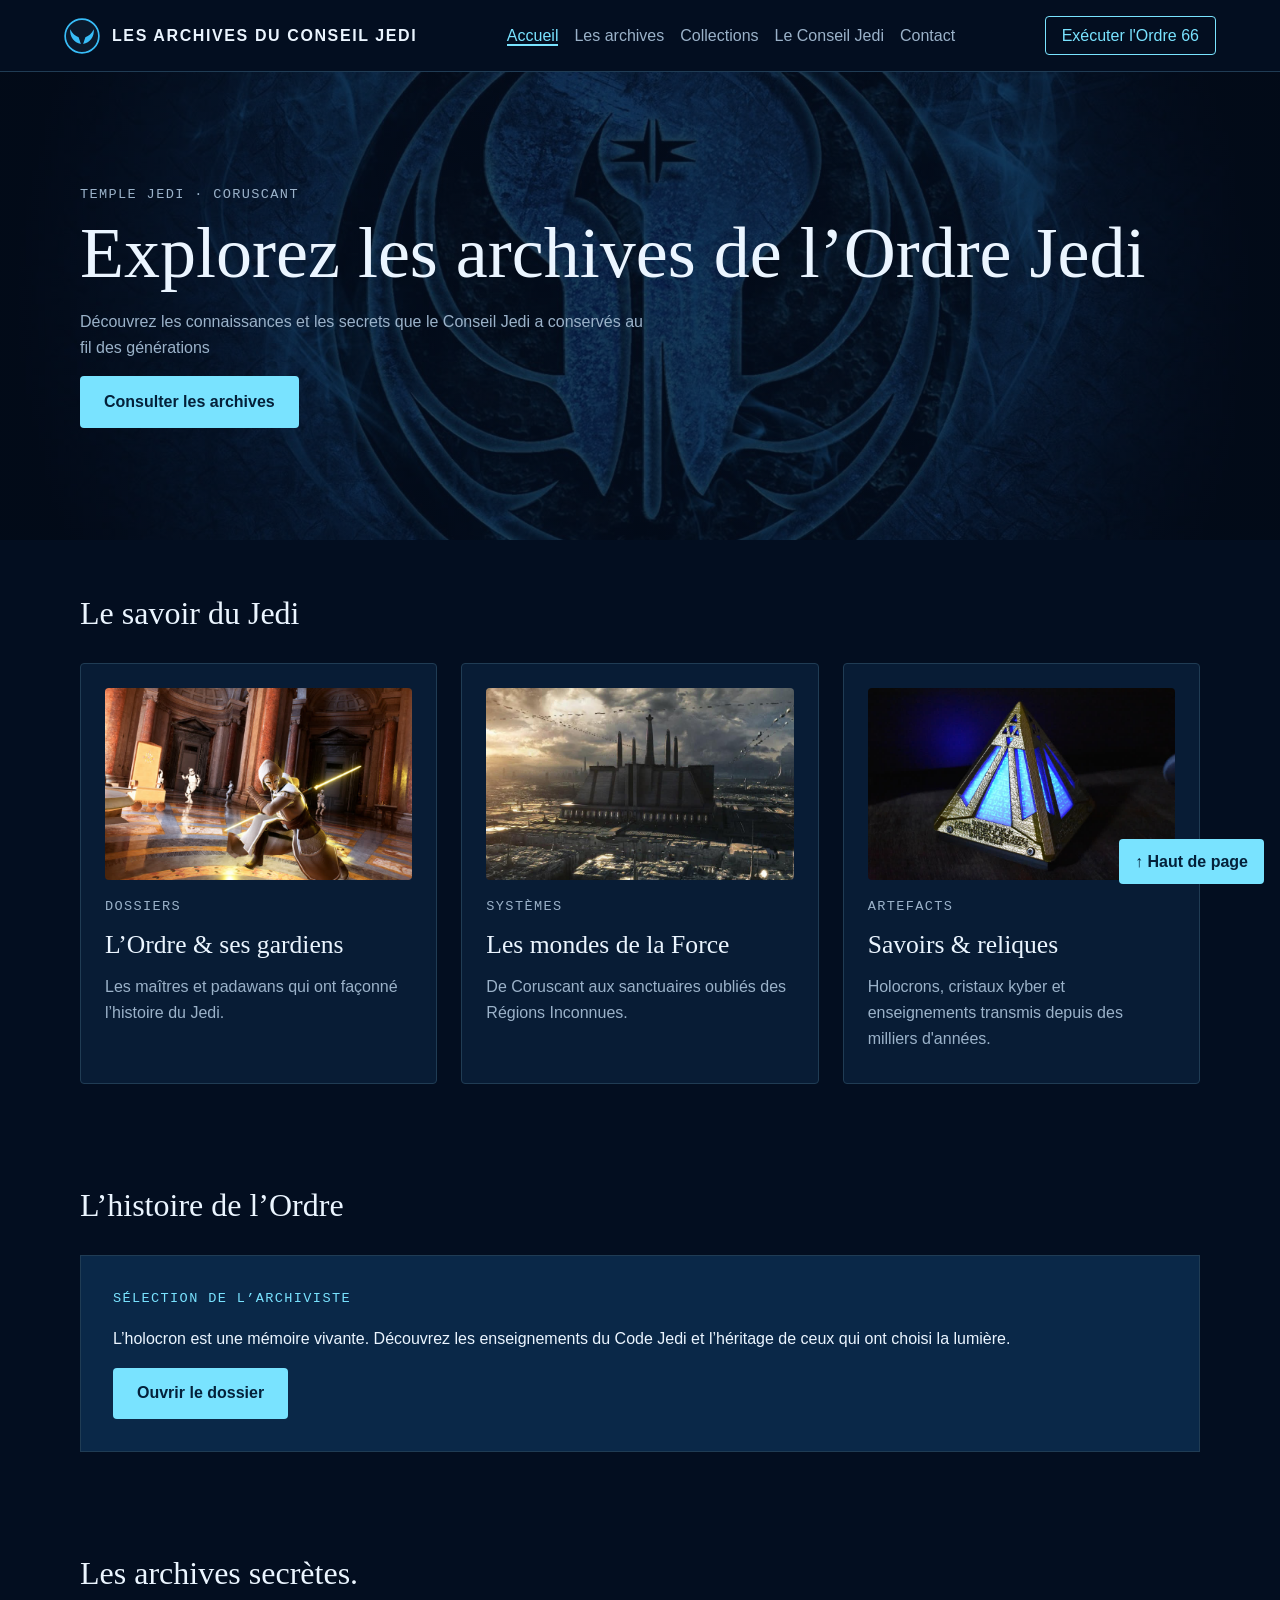
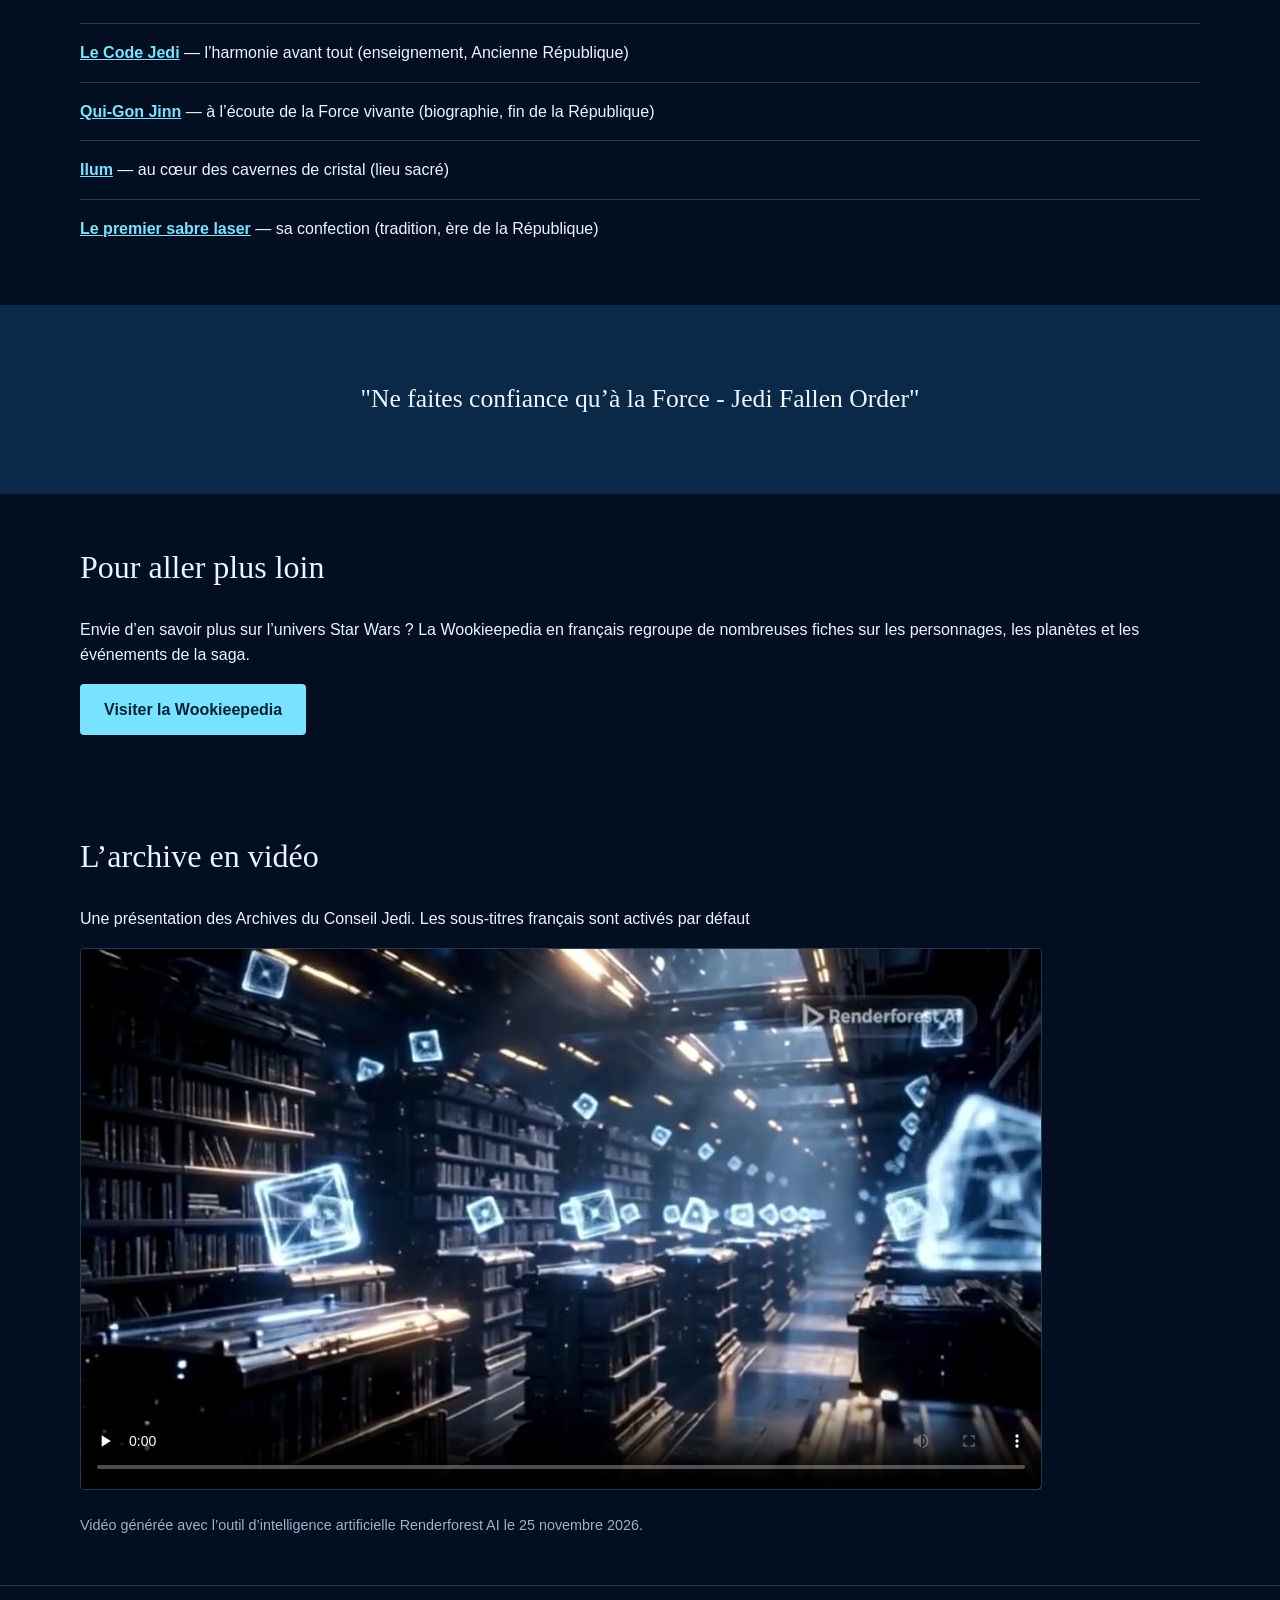
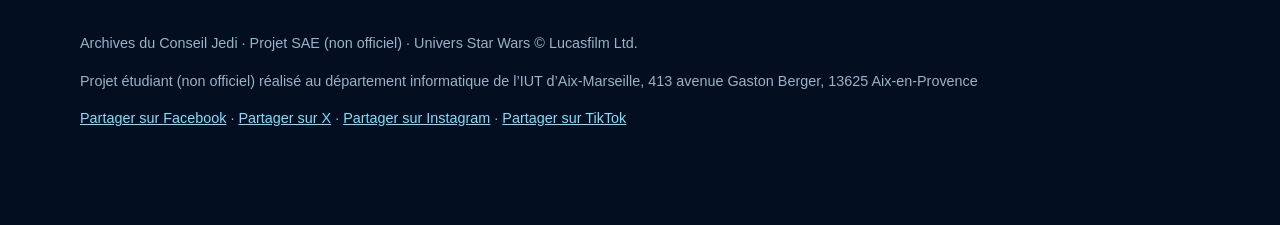
<file: index.html>
<!DOCTYPE html>
<html lang="fr">
<head>
  <meta charset="UTF-8">
  <meta name="viewport" content="width=device-width, initial-scale=1.0">
  <meta name="description" content="Explorez les archives de l’Ordre Jedi : collections, holocrons et récits préservés par le Conseil à Coruscant.">
  <title data-sith="Accueil - Archives de l’Ordre Sith">Accueil - Archives du Conseil Jedi</title>
  <link rel="icon" href="favicon.svg" type="image/svg+xml">
  <link rel="stylesheet" href="css/light-side.css" id="theme-stylesheet">
  <script src="js/switcher.js" defer></script>
</head>
<body>
  <header id="top">
    <a class="logo" href="index.html">
      <img src="favicon.svg" alt="" width="36" height="36">
      <span data-sith="LES ARCHIVES DE L’ORDRE SITH">LES ARCHIVES DU CONSEIL JEDI</span>
    </a>
    <nav aria-label="Navigation principale">
      <ul>
        <li><a href="index.html" aria-current="page" data-sith="Accueil">Accueil</a></li>
        <li><a href="archives.html" data-sith="Les archives">Les archives</a></li>
        <li><a href="collections.html" data-sith="Reliques Sith">Collections</a></li>
        <li><a href="conseil.html" data-sith="L’Empire">Le Conseil Jedi</a></li>
        <li><a href="contact.html">Contact</a></li>
      </ul>
    </nav>
    <button type="button" id="theme-toggle">Exécuter l'Ordre 66</button>
  </header>

  <main>
    <section class="hero">
      <p class="tag" data-sith="Canal impérial · Coruscant · Accès classifié">Temple Jedi · Coruscant</p>
      <h1 data-sith="L'ordre 66 a été exécuté">Explorez les archives de l’Ordre Jedi</h1>
      <p data-sith="Les archives Jedi sont sous contrôle de l'empire, accédez aux archives interdites et aux secrets du côté obscur">Découvrez les connaissances et les secrets que le Conseil Jedi a conservés au fil des générations</p>
      <a class="button" href="archives.html" data-sith="Accéder aux dossiers">Consulter les archives</a>
    </section>

    <section>
      <h2 data-sith="Le pouvoir des Sith">Le savoir du Jedi</h2>
      <div class="cards">
        <article class="card">
          <img src="images/carte-ordre.jpg" alt="Un gardien dans une grande salle du Temple" data-sith-src="images/carte-chute.jpg" data-sith-alt="Des soldats clones envahissent le Temple avec Anakin" width="900" height="506">
          <p class="tag" data-sith="Dossiers saisis">Dossiers</p>
          <h3><a href="savoir-ordre.html" data-sith="La chute des Jedi">L’Ordre & ses gardiens</a></h3>
          <p data-sith="Le Temple est tombé. Consultez les dossiers de l’Ordre saisis par l’Empire.">Les maîtres et padawans qui ont façonné l’histoire du Jedi.</p>
        </article>
        <article class="card">
          <img src="images/carte-mondes.jpg" alt="Les tours du Temple Jedi sur Coruscant sous un ciel d’orage" data-sith-src="images/carte-ombre.jpg" data-sith-alt="Un paysage sombre d’un monde du côté obscur" width="900" height="506">
          <p class="tag" data-sith="Mondes interdits">Systèmes</p>
          <h3><a href="savoir-mondes.html" data-sith="Les mondes de l’ombre">Les mondes de la Force</a></h3>
          <p data-sith="De Korriban à Mustafar, pénétrez dans les sanctuaires du côté obscur.">De Coruscant aux sanctuaires oubliés des Régions Inconnues.</p>
        </article>
        <article class="card">
          <img src="images/carte-reliques.jpg" alt="Un holocron Jedi" data-sith-src="images/carte-reliques-sith.jpg" data-sith-alt="Un holocron Sith rouge" width="900" height="506">
          <p class="tag" data-sith="Reliques Sith">Artefacts</p>
          <h3><a href="savoir-reliques.html" data-sith="Savoirs & reliques">Savoirs & reliques</a></h3>
          <p data-sith="Holocrons interdits, cristaux saignés et rituels oubliés : l’héritage des Sith.">Holocrons, cristaux kyber et enseignements transmis depuis des milliers d'années.</p>
        </article>
      </div>
    </section>

    <section>
      <h2 data-sith="L’Ordre Jedi s’est effondré.">L’histoire de l’Ordre</h2>
      <div class="callout">
        <p class="tag" data-sith="Par décret de l’Empereur">Sélection de l’archiviste</p>
        <p data-sith="L’Ordre 66 a été transmis. Les archives du Temple passent sous contrôle impérial. Consultez la directive scellée de Dark Sidious.">L’holocron est une mémoire vivante. Découvrez les enseignements du Code Jedi et l’héritage de ceux qui ont choisi la lumière.</p>
        <a class="button" href="collections.html" data-sith="Lire la directive">Ouvrir le dossier</a>
      </div>
    </section>

    <section>
      <h2 data-sith="Les archives interdites.">Les archives secrètes.</h2>
      <ul class="list">
        <li><strong><a href="archive-code-jedi.html" data-sith="Le Code Sith">Le Code Jedi</a></strong> — <span data-sith="la doctrine de l’Ordre Sith (doctrine, héritage Sith)">l’harmonie avant tout (enseignement, Ancienne République)</span></li>
        <li><strong><a href="archive-qui-gon.html" data-sith="Dark Sidious">Qui-Gon Jinn</a></strong> — <span data-sith="et l’avènement de l’Empire (dossier impérial, chute de la République)">à l’écoute de la Force vivante (biographie, fin de la République)</span></li>
        <li><strong><a href="archive-ilum.html" data-sith="Korriban">Ilum</a></strong> — <span data-sith="la vallée des Seigneurs Noirs (monde Sith, ancien Empire Sith)">au cœur des cavernes de cristal (lieu sacré)</span></li>
        <li><strong><a href="archive-sabre.html" data-sith="Le saignement d’un cristal kyber">Le premier sabre laser</a></strong> — <span data-sith="un rituel interdit (tradition Sith)">sa confection (tradition, ère de la République)</span></li>
      </ul>
    </section>

    <blockquote class="quote">
      <p data-sith="L'Empire Sith brillera de mille feux, comme une supernova, éclipsant la République complaisante - Naga Sadow">"Ne faites confiance qu’à la Force  - Jedi Fallen Order"</p>
    </blockquote>

        <section>
      <h2>Pour aller plus loin</h2>
      <p>Envie d’en savoir plus sur l’univers Star Wars ? La Wookieepedia en français regroupe de nombreuses fiches sur les personnages, les planètes et les événements de la saga.</p>
      <a class="button" href="https://starwars.fandom.com/fr/wiki/Accueil" target="_blank" rel="noopener noreferrer">Visiter la Wookieepedia</a>
    </section>
     <section>
      <h2>L’archive en vidéo</h2>
      <p>Une présentation des Archives du Conseil Jedi. Les sous-titres français sont activés par défaut</p>
      <video controls preload="none" poster="images/video-poster.jpg" width="960" height="540">
        <source src="media/archive.mp4" type="video/mp4">
        <track kind="subtitles" src="media/subtitles.vtt" srclang="fr" label="Français" default>
        <a href="media/archive.mp4">Télécharger la vidéo</a>
      </video>
      <p class="note">Vidéo générée avec l’outil d’intelligence artificielle Renderforest AI le 25 novembre 2026.</p>
    </section>
  </main>

  <a class="back-to-top" href="#top">↑ Haut de page</a>

  <footer>
    <p data-sith="Archives de l’Ordre Sith · Projet SAE (non officiel) · Univers Star Wars © Lucasfilm Ltd.">Archives du Conseil Jedi · Projet SAE (non officiel) · Univers Star Wars © Lucasfilm Ltd.</p>
    <p>Projet étudiant (non officiel) réalisé au département informatique de l’IUT d’Aix-Marseille, 413 avenue Gaston Berger, 13625 Aix-en-Provence</p>
    <p>
      <a href="https://www.facebook.com/">Partager sur Facebook</a> ·
      <a href="https://twitter.com/">Partager sur X</a> ·
      <a href="https://instagram.com/">Partager sur Instagram</a> ·
      <a href="https://tiktok.com/">Partager sur TikTok</a>
    </p>
  </footer>
</body>
</html>
</file>
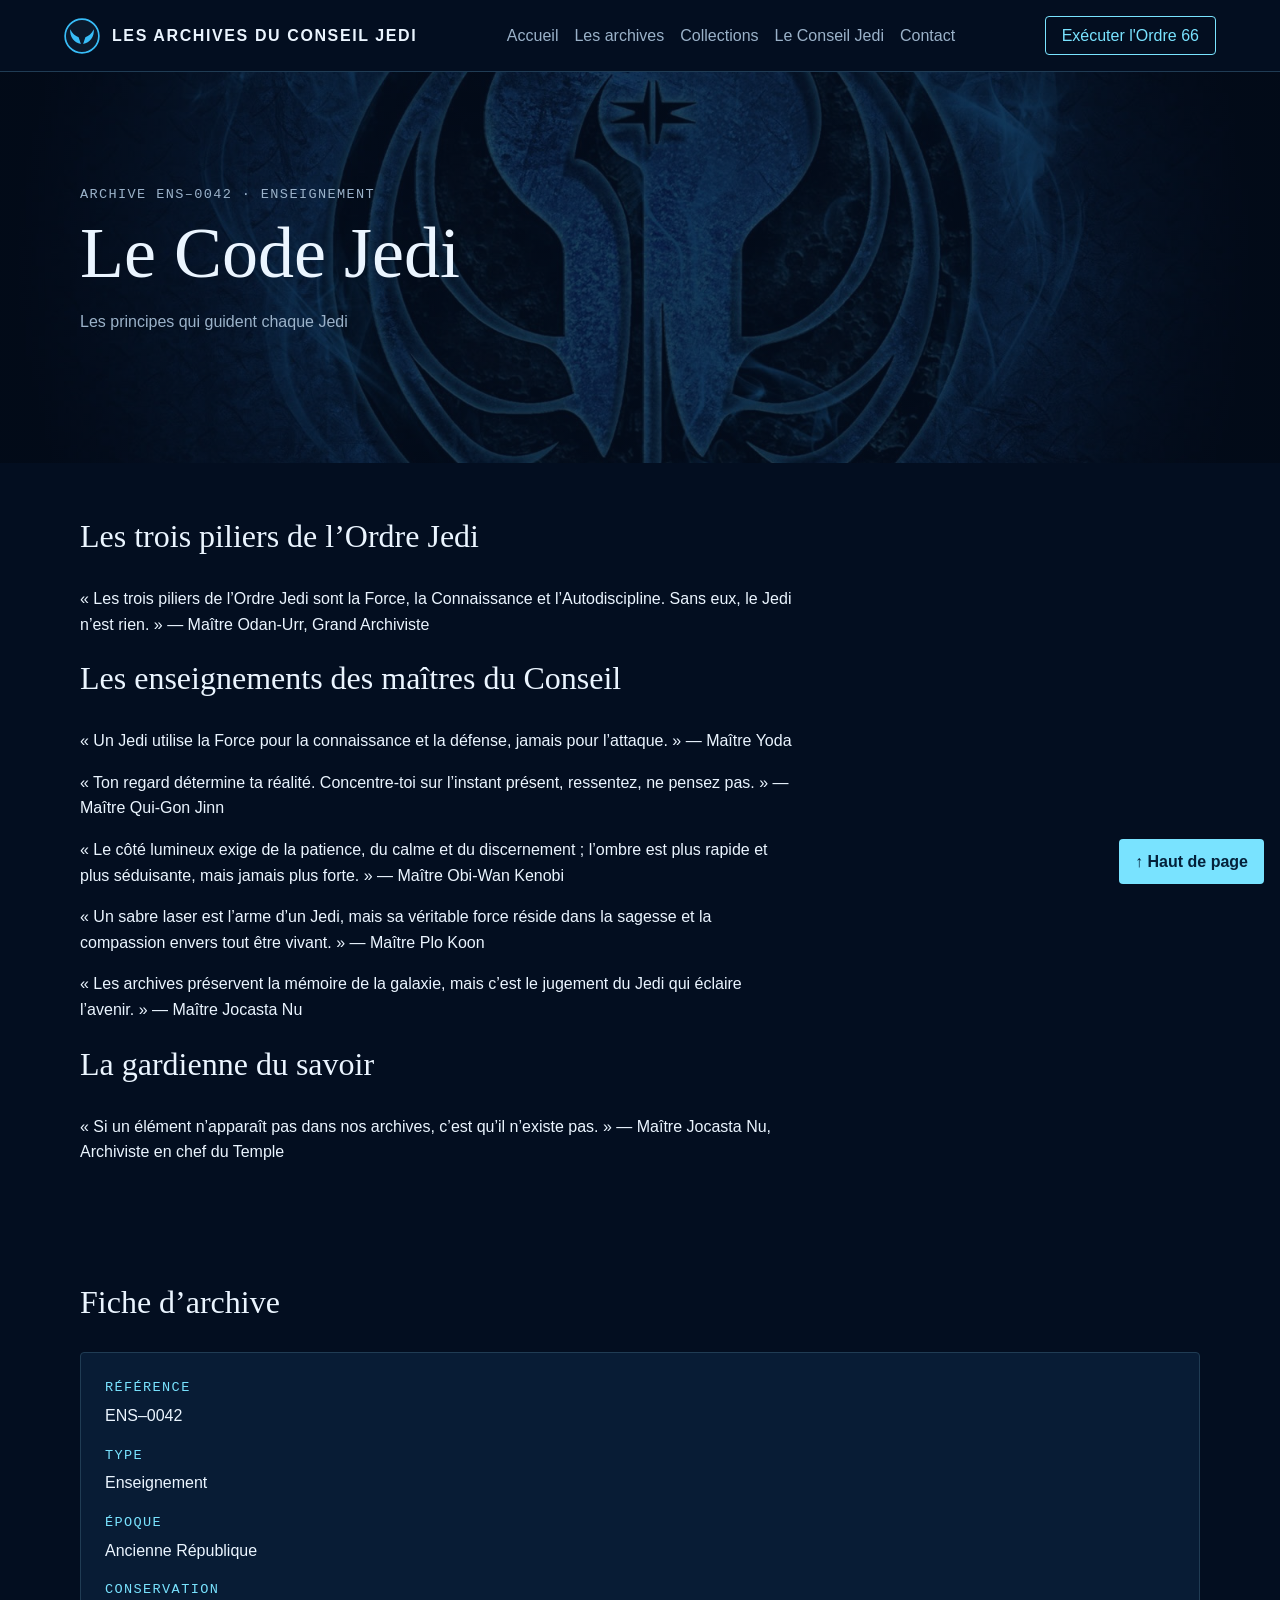
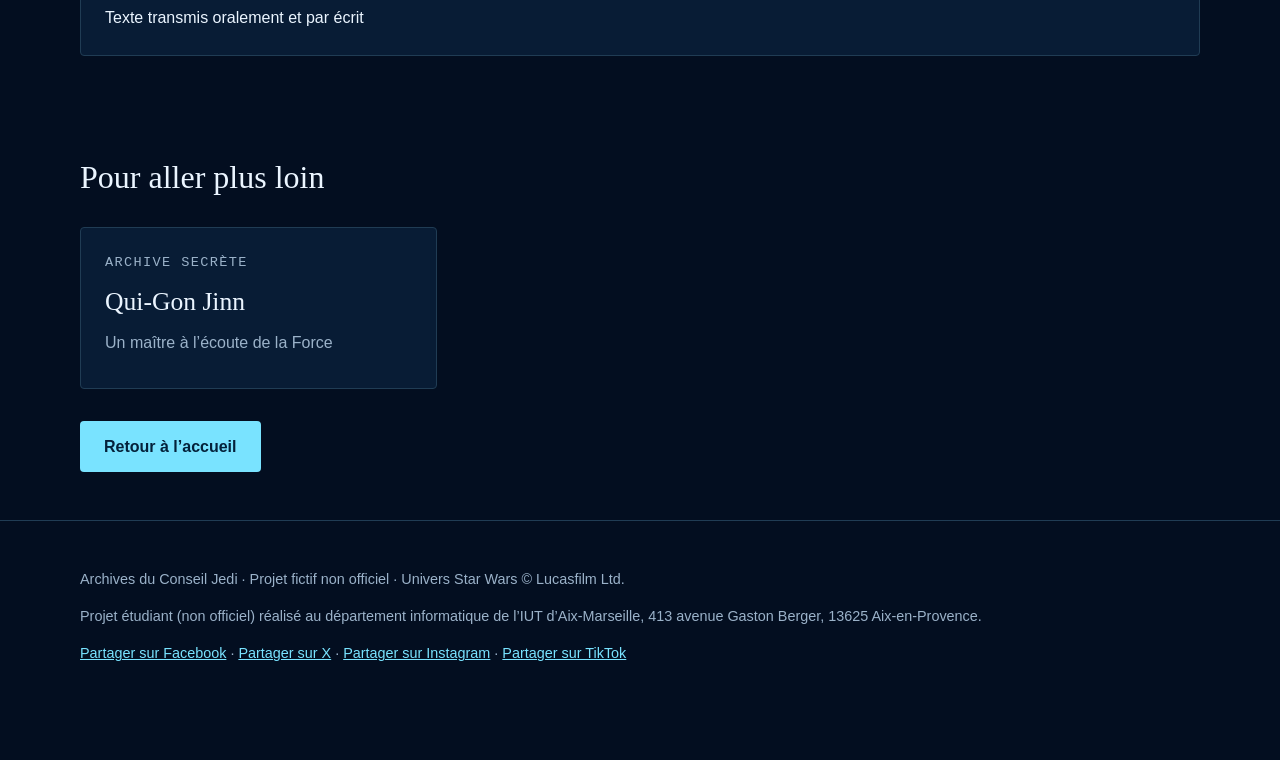
<file: archive-code-jedi.html>
<!DOCTYPE html>
<html lang="fr">
<head>
  <meta charset="UTF-8">
  <meta name="viewport" content="width=device-width, initial-scale=1.0">
  <meta name="description" content="Le Code Jedi : les cinq principes de l’Ordre, leur sens et leur rôle dans la formation des Jedi.">
  <title data-sith="Le Code Sith - Archives de l’Ordre Sith">Le Code Jedi - Archives du Conseil Jedi</title>
  <link rel="icon" href="favicon.svg" type="image/svg+xml">
  <link rel="stylesheet" href="css/light-side.css" id="theme-stylesheet">
  <script src="js/switcher.js" defer></script>
</head>
<body>
  <header id="top">
    <a class="logo" href="index.html">
      <img src="favicon.svg" alt="" width="36" height="36">
      <span data-sith="LES ARCHIVES DE L’ORDRE SITH">LES ARCHIVES DU CONSEIL JEDI</span>
    </a>
    <nav aria-label="Navigation principale">
      <ul>
        <li><a href="index.html" data-sith="Accueil">Accueil</a></li>
        <li><a href="archives.html" data-sith="Les archives">Les archives</a></li>
        <li><a href="collections.html" data-sith="Reliques Sith">Collections</a></li>
        <li><a href="conseil.html" data-sith="L’Empire">Le Conseil Jedi</a></li>
        <li><a href="contact.html">Contact</a></li>
      </ul>
    </nav>
    <button type="button" id="theme-toggle">Exécuter l'Ordre 66</button>
  </header>

  <main>
    <section class="hero">
      <p class="tag" data-sith="Archive SIT–0001 · Doctrine">Archive ENS–0042 · Enseignement</p>
      <h1 data-sith="Le Code Sith">Le Code Jedi</h1>
      <p data-sith="La force par la passion : les principes qui guident chaque Sith.">Les principes qui guident chaque Jedi</p>
    </section>

   <section>
      <div class="text-block">
        <h2 data-sith="La Règle des Deux — Dark Bane">Les trois piliers de l’Ordre Jedi</h2>
        <p data-sith="« Deux ils doivent être ; pas plus, pas moins. Un maître et un apprenti : l’un pour incarner le pouvoir, l’autre pour le convoiter. » — Dark Bane">« Les trois piliers de l’Ordre Jedi sont la Force, la Connaissance et l’Autodiscipline. Sans eux, le Jedi n’est rien. » — Maître Odan-Urr, Grand Archiviste</p>
        <h2 data-sith="Maximes des Seigneurs Noirs">Les enseignements des maîtres du Conseil</h2>
        <p data-sith="« La peur attire les peureux, les forts, les faibles, les innocents, les corrompus. La peur est mon alliée. » — Dark Maul">« Un Jedi utilise la Force pour la connaissance et la défense, jamais pour l’attaque. » — Maître Yoda</p>
        <p data-sith="« Ne sous-estimez jamais le pouvoir du Côté Obscur de la Force. » — Dark Vador">« Ton regard détermine ta réalité. Concentre-toi sur l’instant présent, ressentez, ne pensez pas. » — Maître Qui-Gon Jinn</p>
        <p data-sith="« La colère est une arme : celui qui la maîtrise contrôle le champ de bataille et le destin de ses ennemis. » — Dark Revan">« Le côté lumineux exige de la patience, du calme et du discernement ; l’ombre est plus rapide et plus séduisante, mais jamais plus forte. » — Maître Obi-Wan Kenobi</p>
        <p data-sith="« La pitié est une faiblesse de l’esprit ; seule la volonté implacable forge un véritable Seigneur Sith. » — Dark Sidious">« Un sabre laser est l’arme d’un Jedi, mais sa véritable force réside dans la sagesse et la compassion envers tout être vivant. » — Maître Plo Koon</p>
        <p data-sith="« Brisez vos limites : celui qui refuse de conquérir son destin est condamné à servir ceux qui osent. » — Dark Malgus">« Les archives préservent la mémoire de la galaxie, mais c’est le jugement du Jedi qui éclaire l’avenir. » — Maître Jocasta Nu</p>
        <h2 data-sith="Le Triomphe de la Volonté">La gardienne du savoir</h2>
        <p data-sith="« Le Côté Obscur est un chemin vers de nombreuses capacités que certains considèrent comme contre nature. » — Chancelier Palpatine">« Si un élément n’apparaît pas dans nos archives, c’est qu’il n’existe pas. » — Maître Jocasta Nu, Archiviste en chef du Temple</p>
      </div>
    </section>

    <section>
      <h2>Fiche d’archive</h2>
      <dl class="record">
        <dt data-sith="Référence">Référence</dt>
        <dd data-sith="SIT–0001">ENS–0042</dd>
        <dt data-sith="Type">Type</dt>
        <dd data-sith="Doctrine">Enseignement</dd>
        <dt data-sith="Époque">Époque</dt>
        <dd data-sith="Héritage Sith">Ancienne République</dd>
        <dt data-sith="Conservation">Conservation</dt>
        <dd data-sith="Transmis de maître à apprenti en secret">Texte transmis oralement et par écrit</dd>
      </dl>
    </section>

    <section>
      <h2>Pour aller plus loin</h2>
      <div class="cards">
        <article class="card">
          <p class="tag" data-sith="Archive interdite">Archive secrète</p>
          <h3><a href="archive-qui-gon.html" data-sith="Dark Sidious">Qui-Gon Jinn</a></h3>
          <p data-sith="L’avènement de l’Empire.">Un maître à l’écoute de la Force</p>
        </article>
      </div>
      <p class="back-link"><a class="button" href="index.html">Retour à l’accueil</a></p>
    </section>
  </main>

  <a class="back-to-top" href="#top">↑ Haut de page</a>

  <footer>
    <p data-sith="Archives de l’Ordre Sith · Projet fictif non officiel · Univers Star Wars © Lucasfilm Ltd.">Archives du Conseil Jedi · Projet fictif non officiel · Univers Star Wars © Lucasfilm Ltd.</p>
    <p>Projet étudiant (non officiel) réalisé au département informatique de l’IUT d’Aix-Marseille, 413 avenue Gaston Berger, 13625 Aix-en-Provence.</p>
    <p>
      <a href="https://www.facebook.com/">Partager sur Facebook</a> ·
      <a href="https://twitter.com/">Partager sur X</a> ·
      <a href="https://instagram.com/">Partager sur Instagram</a> ·
      <a href="https://tiktok.com/">Partager sur TikTok</a>
    </p>
  </footer>
</body>
</html>
</file>
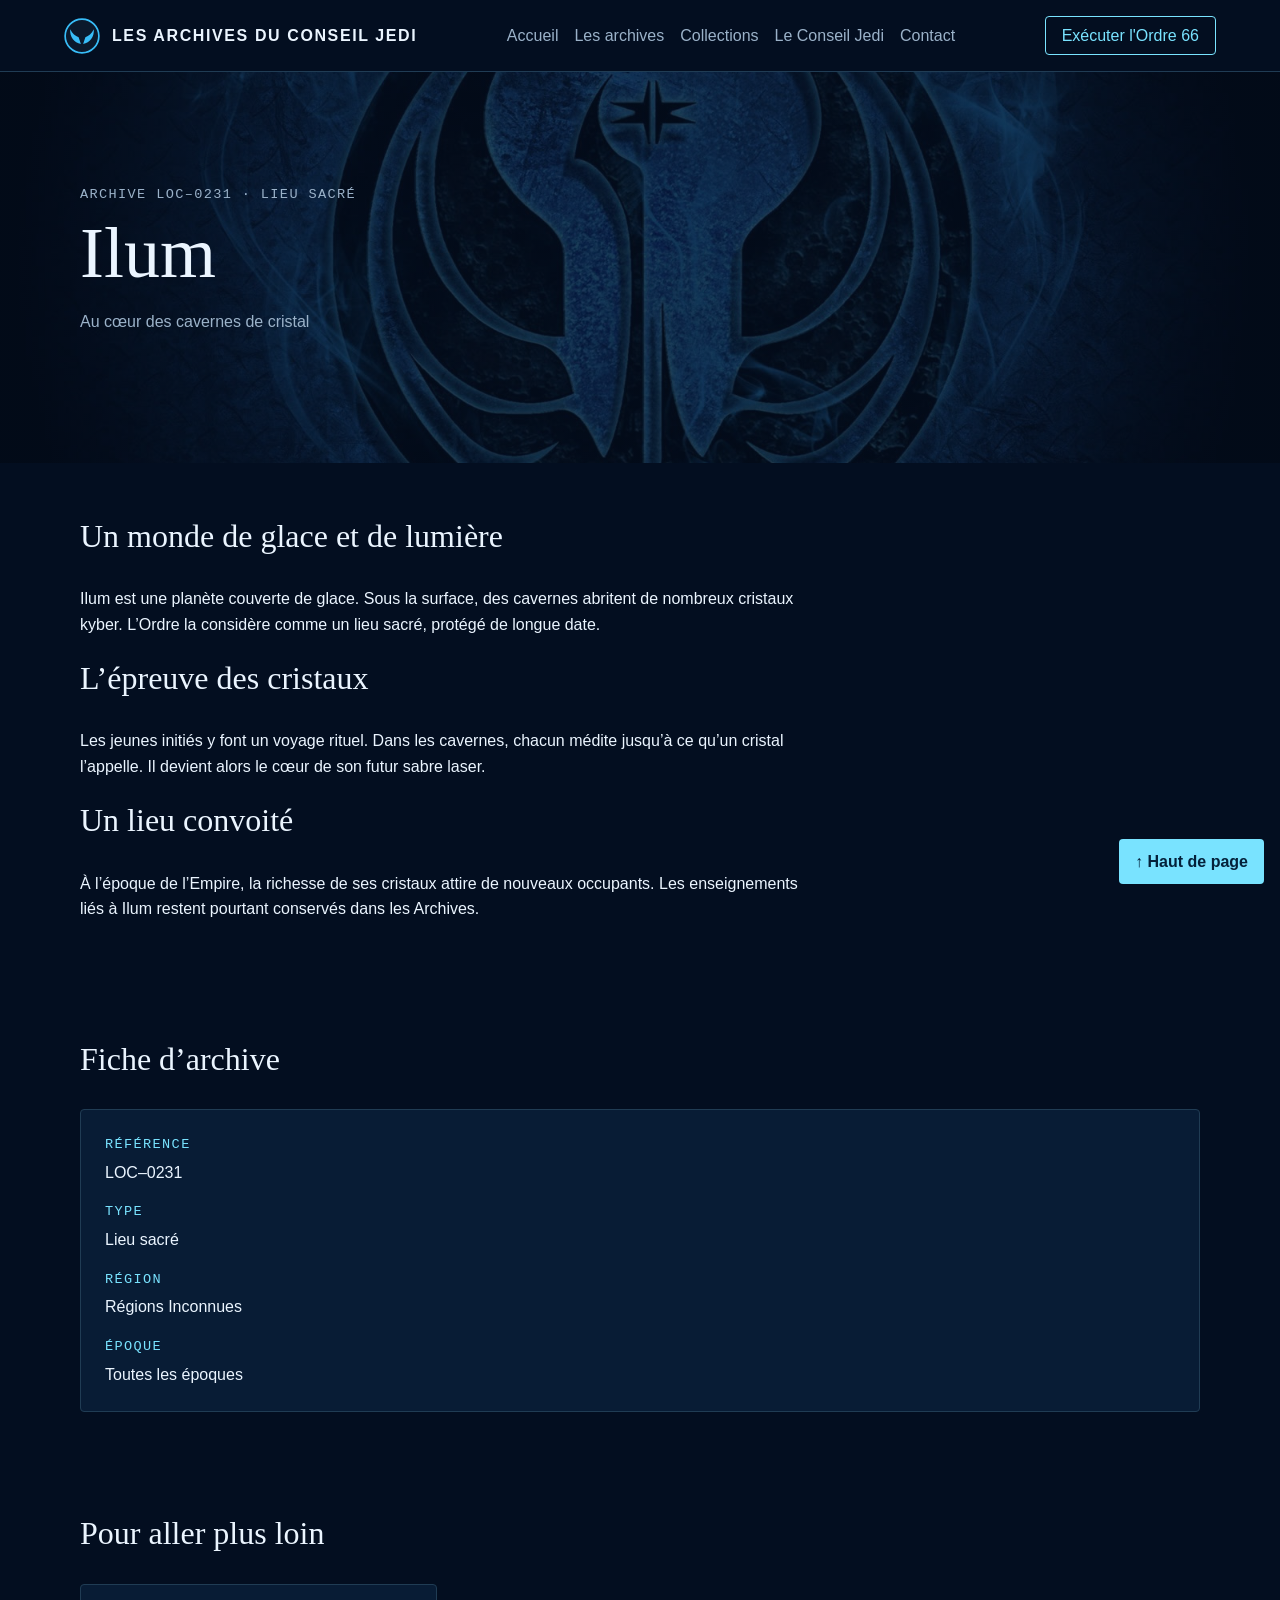
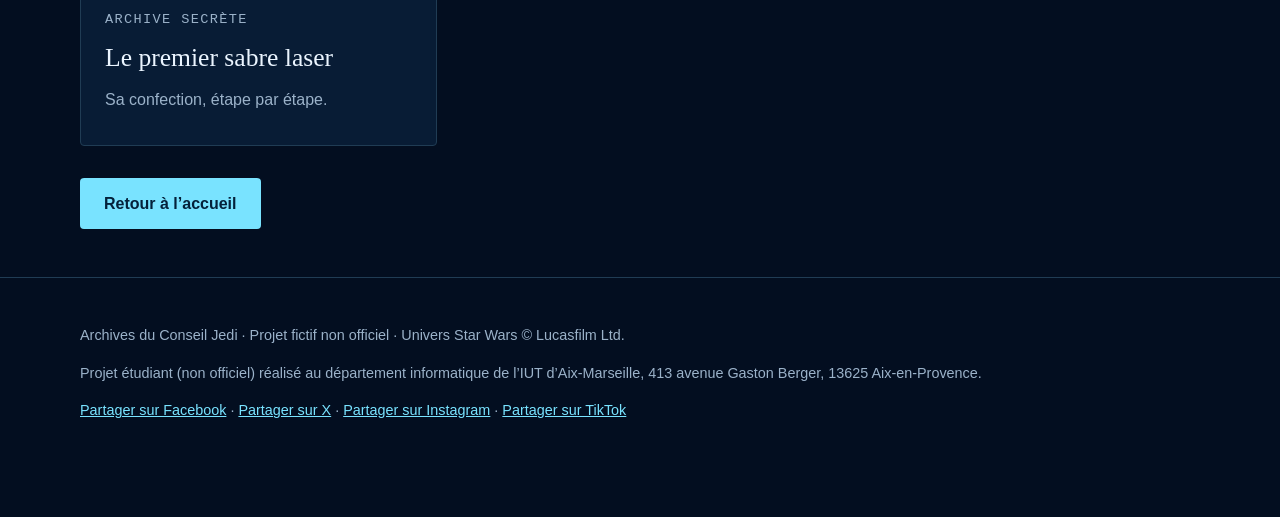
<file: archive-ilum.html>
<!DOCTYPE html>
<html lang="fr">
<head>
  <meta charset="UTF-8">
  <meta name="viewport" content="width=device-width, initial-scale=1.0">
  <meta name="description" content="Ilum, planète glacée des cristaux kyber : le lieu où les jeunes Jedi choisissent le cristal de leur sabre laser.">
  <title data-sith="Korriban - Archives de l’Ordre Sith">Ilum - Archives du Conseil Jedi</title>
  <link rel="icon" href="favicon.svg" type="image/svg+xml">
  <link rel="stylesheet" href="css/light-side.css" id="theme-stylesheet">
  <script src="js/switcher.js" defer></script>
</head>
<body>
  <header id="top">
    <a class="logo" href="index.html">
      <img src="favicon.svg" alt="" width="36" height="36">
      <span data-sith="LES ARCHIVES DE L’ORDRE SITH">LES ARCHIVES DU CONSEIL JEDI</span>
    </a>
    <nav aria-label="Navigation principale">
      <ul>
        <li><a href="index.html" data-sith="Accueil">Accueil</a></li> <!-- balises pour faire des listes -->

        <li><a href="archives.html" data-sith="Les archives">Les archives</a></li>
        <li><a href="collections.html" data-sith="Reliques Sith">Collections</a></li>
        <li><a href="conseil.html" data-sith="L’Empire">Le Conseil Jedi</a></li>
        <li><a href="contact.html">Contact</a></li>
      </ul>
    </nav>
    <button type="button" id="theme-toggle">Exécuter l'Ordre 66</button>
  </header>

  <main>
    <section class="hero">
      <p class="tag" data-sith="Archive LOC–0006 · Monde Sith">Archive LOC–0231 · Lieu sacré</p>
      <h1 data-sith="Korriban : la vallée des Seigneurs Noirs">Ilum</h1>
      <p data-sith="Le tombeau des anciens Seigneurs Noirs.">Au cœur des cavernes de cristal</p>
    </section>

    <section>
      <div class="text-block">
        <h2 data-sith="Un monde de sable et de pierre">Un monde de glace et de lumière</h2>
        <p data-sith="Korriban est une planète désertique balayée par les vents. Dans sa vallée reposent les tombeaux des anciens Seigneurs Noirs des Sith.">Ilum est une planète couverte de glace. Sous la surface, des cavernes abritent de nombreux cristaux kyber. L’Ordre la considère comme un lieu sacré, protégé de longue date.</p>
        <h2 data-sith="Le sanctuaire des Seigneurs Noirs">L’épreuve des cristaux</h2>
        <p data-sith="Les Sith y viennent depuis des millénaires pour se recueillir et s’initier. Chaque tombeau abrite un enseignement et la mémoire d’un maître.">Les jeunes initiés y font un voyage rituel. Dans les cavernes, chacun médite jusqu’à ce qu’un cristal l’appelle. Il devient alors le cœur de son futur sabre laser.</p>
        <h2 data-sith="Un lieu redouté">Un lieu convoité</h2>
        <p data-sith="Les Jedi évitaient Korriban : le côté obscur y est si dense qu’il met à l’épreuve même les esprits les plus aguerris.">À l’époque de l’Empire, la richesse de ses cristaux attire de nouveaux occupants. Les enseignements liés à Ilum restent pourtant conservés dans les Archives.</p>
      </div>
    </section>

    <section>
      <h2>Fiche d’archive</h2>
      <dl class="record">
        <dt data-sith="Référence">Référence</dt> <!-- balises pour faire des listes de descriptions (dt est l'intitulé et dd est la description) -->
        <dd data-sith="LOC–0006">LOC–0231</dd>
        <dt data-sith="Type">Type</dt>
        <dd data-sith="Monde Sith">Lieu sacré</dd>
        <dt data-sith="Région">Région</dt>
        <dd data-sith="Bordure Extérieure">Régions Inconnues</dd>
        <dt data-sith="Époque">Époque</dt>
        <dd data-sith="Ancien Empire Sith">Toutes les époques</dd>
      </dl>
    </section>

    <section> <!-- balises pour faire une partie de page qui regroupe un même sujet -->
      <h2>Pour aller plus loin</h2>
      <div class="cards">
        <article class="card">
          <p class="tag" data-sith="Archive interdite">Archive secrète</p>
          <h3><a href="archive-sabre.html" data-sith="Le saignement d’un cristal kyber">Le premier sabre laser</a></h3>
          <p data-sith="Un rituel interdit.">Sa confection, étape par étape.</p>
        </article>
      </div>
      <p class="back-link"><a class="button" href="index.html">Retour à l’accueil</a></p>
    </section>
  </main>

  <a class="back-to-top" href="#top">↑ Haut de page</a>

  <footer> <!-- balises pour ecrire au pied de la page -->
    <p data-sith="Archives de l’Ordre Sith · Projet fictif non officiel · Univers Star Wars © Lucasfilm Ltd.">Archives du Conseil Jedi · Projet fictif non officiel · Univers Star Wars © Lucasfilm Ltd.</p>
    <p>Projet étudiant (non officiel) réalisé au département informatique de l’IUT d’Aix-Marseille, 413 avenue Gaston Berger, 13625 Aix-en-Provence.</p>
    <p>
      <a href="https://www.facebook.com/">Partager sur Facebook</a> ·
      <a href="https://twitter.com/">Partager sur X</a> ·
      <a href="https://instagram.com/">Partager sur Instagram</a> ·
      <a href="https://tiktok.com/">Partager sur TikTok</a>
    </p>
  </footer>
</body>
</html>
</file>
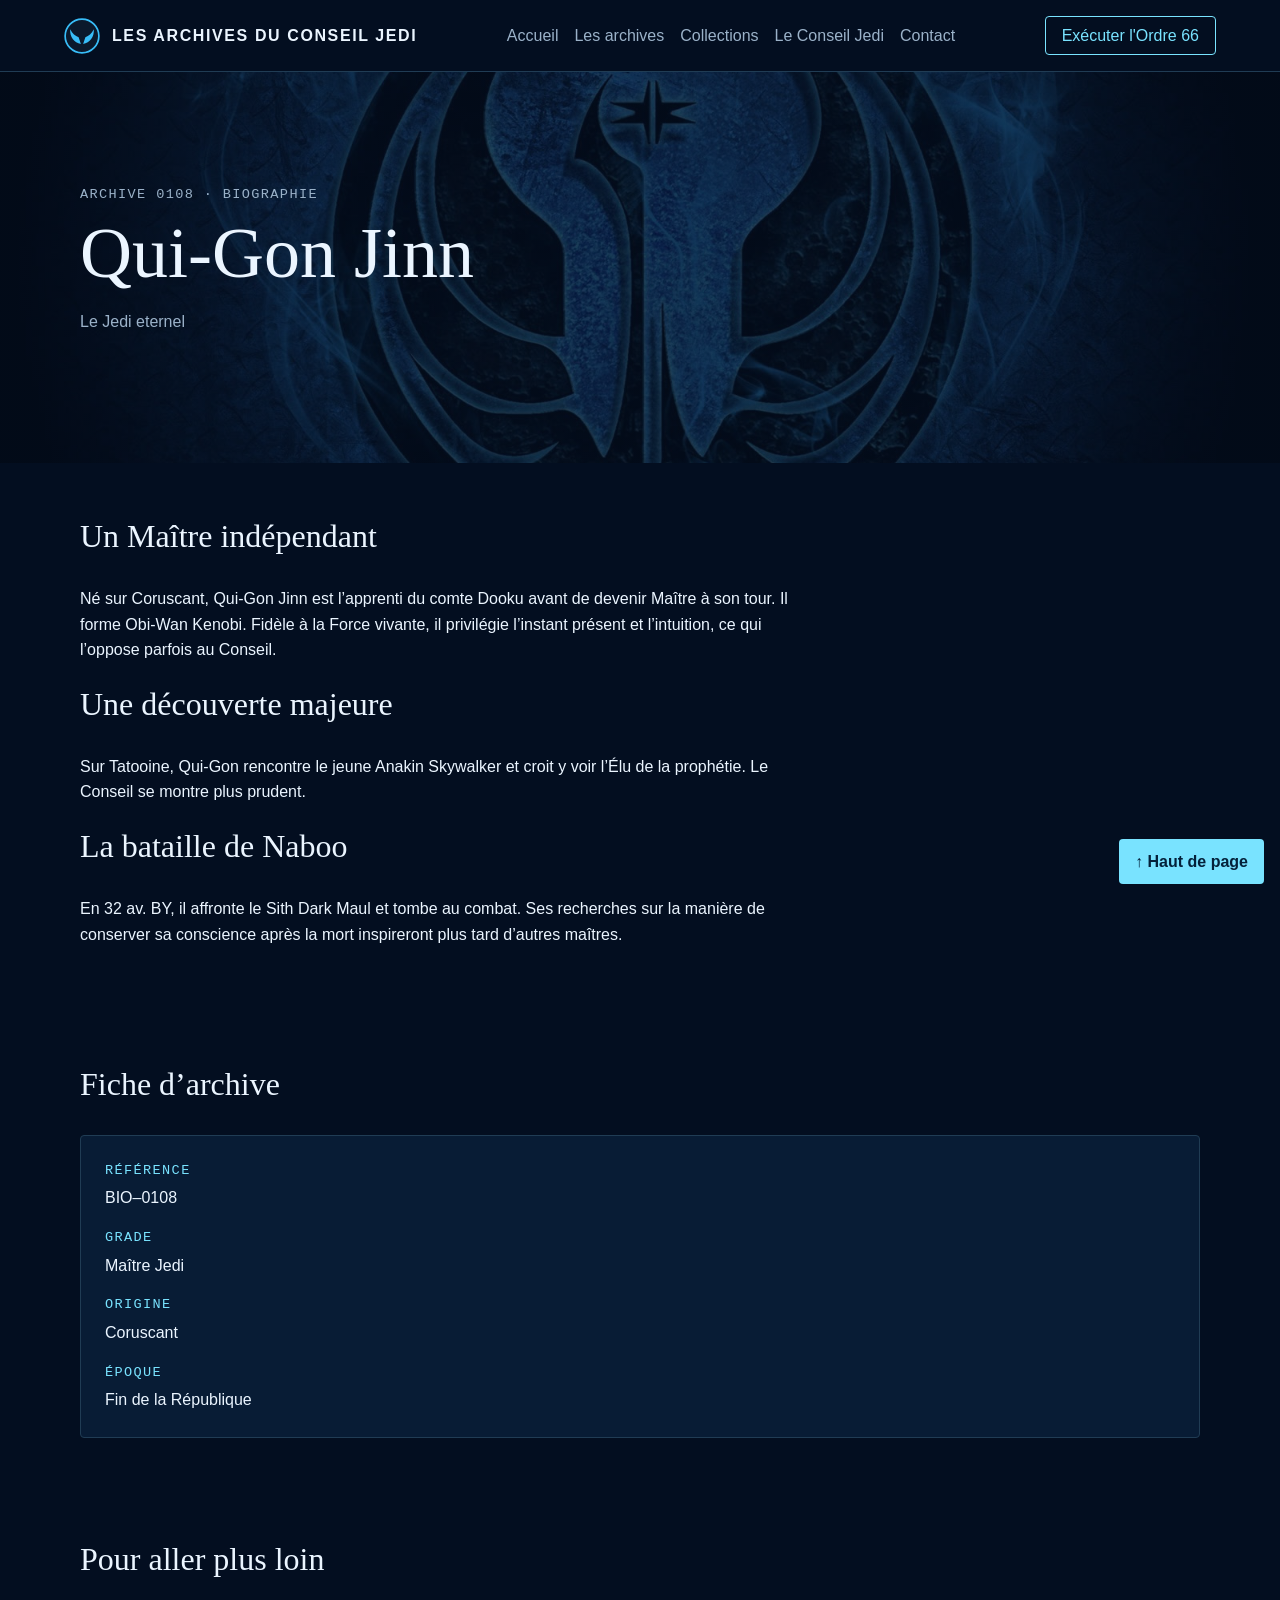
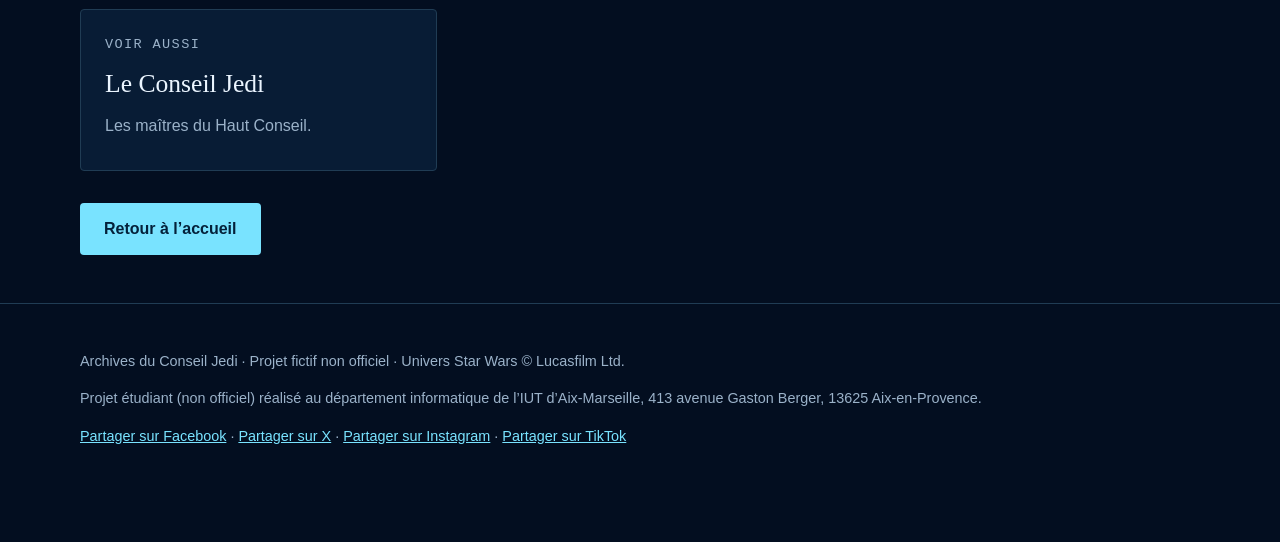
<file: archive-qui-gon.html>
<!DOCTYPE html>
<html lang="fr">
<head>
  <meta charset="UTF-8">
  <meta name="viewport" content="width=device-width, initial-scale=1.0">
  <meta name="description" content="Biographie du Maître Jedi Qui-Gon Jinn : sa formation, sa conception de la Force et sa mort à Naboo.">
  <title data-sith="Dark Sidious - Archives de l’Ordre Sith">Qui-Gon Jinn - Archives du Conseil Jedi</title>
  <link rel="icon" href="favicon.svg" type="image/svg+xml">
  <link rel="stylesheet" href="css/light-side.css" id="theme-stylesheet">
  <script src="js/switcher.js" defer></script>
</head>
<body>
  <header id="top">
    <a class="logo" href="index.html">
      <img src="favicon.svg" alt="" width="36" height="36">
      <span data-sith="LES ARCHIVES DE L’ORDRE SITH">LES ARCHIVES DU CONSEIL JEDI</span>
    </a>
    <nav aria-label="Navigation principale">
      <ul>
        <li><a href="index.html" data-sith="Accueil">Accueil</a></li>
        <li><a href="archives.html" data-sith="Les archives">Les archives</a></li>
        <li><a href="collections.html" data-sith="Reliques Sith">Collections</a></li>
        <li><a href="conseil.html" data-sith="L’Empire">Le Conseil Jedi</a></li>
        <li><a href="contact.html">Contact</a></li>
      </ul>
    </nav>
    <button type="button" id="theme-toggle">Exécuter l'Ordre 66</button>
  </header>

  <main>
    <section class="hero">
      <p class="tag" data-sith="Archive 0066 · Dossier impérial">Archive 0108 · Biographie</p>
      <h1 data-sith="Dark Sidious et l’avènement de l’Empire">Qui-Gon Jinn</h1>
      <p data-sith="Du Sénat au trône impérial.">Le Jedi eternel</p>
    </section>

    <section>
      <div class="text-block">
        <h2 data-sith="Un maître dans l’ombre">Un Maître indépendant</h2>
        <p data-sith="Sous le nom de Palpatine, un sénateur de Naboo gravit tous les échelons de la République. Dans l’ombre, il est Dark Sidious, Seigneur Sith et maître de Dark Maul puis de Dooku.">Né sur Coruscant, Qui-Gon Jinn est l’apprenti du comte Dooku avant de devenir Maître à son tour. Il forme Obi-Wan Kenobi. Fidèle à la Force vivante, il privilégie l’instant présent et l’intuition, ce qui l’oppose parfois au Conseil.</p>
        <h2 data-sith="La guerre des Clones">Une découverte majeure</h2>
        <p data-sith="Sidious dirige les deux camps de la guerre. Il obtient les pouvoirs d’urgence du Sénat, tandis que les Jedi deviennent des généraux au service d’une guerre qu’ils n’ont pas voulue.">Sur Tatooine, Qui-Gon rencontre le jeune Anakin Skywalker et croit y voir l’Élu de la prophétie. Le Conseil se montre plus prudent.</p>
        <h2 data-sith="La naissance de l’Empire">La bataille de Naboo</h2>
        <p data-sith="En 19 av. BY, il déclare l’Empire galactique et transmet l’Ordre 66. Anakin Skywalker devient Dark Vador, son bras droit.">En 32 av. BY, il affronte le Sith Dark Maul et tombe au combat. Ses recherches sur la manière de conserver sa conscience après la mort inspireront plus tard d’autres maîtres.</p>
      </div>
    </section>

    <section>
      <h2>Fiche d’archive</h2>
      <dl class="record">
        <dt data-sith="Référence">Référence</dt>
        <dd data-sith="SIT–0066">BIO–0108</dd>
        <dt data-sith="Grade">Grade</dt>
        <dd data-sith="Seigneur Sith">Maître Jedi</dd>
        <dt data-sith="Origine">Origine</dt>
        <dd data-sith="Naboo">Coruscant</dd>
        <dt data-sith="Époque">Époque</dt>
        <dd data-sith="Chute de la République">Fin de la République</dd>
      </dl>
    </section>

    <section>
      <h2>Pour aller plus loin</h2>
      <div class="cards">
        <article class="card">
          <p class="tag" data-sith="Voir aussi">Voir aussi</p>
          <h3><a href="conseil.html" data-sith="L’Empire">Le Conseil Jedi</a></h3>
          <p data-sith="Les maîtres de l’ombre.">Les maîtres du Haut Conseil.</p>
        </article>
      </div>
      <p class="back-link"><a class="button" href="index.html">Retour à l’accueil</a></p>
    </section>
  </main>

  <a class="back-to-top" href="#top">↑ Haut de page</a>

  <footer>
    <p data-sith="Archives de l’Ordre Sith · Projet fictif non officiel · Univers Star Wars © Lucasfilm Ltd.">Archives du Conseil Jedi · Projet fictif non officiel · Univers Star Wars © Lucasfilm Ltd.</p>
    <p>Projet étudiant (non officiel) réalisé au département informatique de l’IUT d’Aix-Marseille, 413 avenue Gaston Berger, 13625 Aix-en-Provence.</p>
    <p>
      <a href="https://www.facebook.com/">Partager sur Facebook</a> ·
      <a href="https://twitter.com/">Partager sur X</a> ·
      <a href="https://instagram.com/">Partager sur Instagram</a> ·
      <a href="https://tiktok.com/">Partager sur TikTok</a>
    </p>
  </footer>
</body>
</html>
</file>
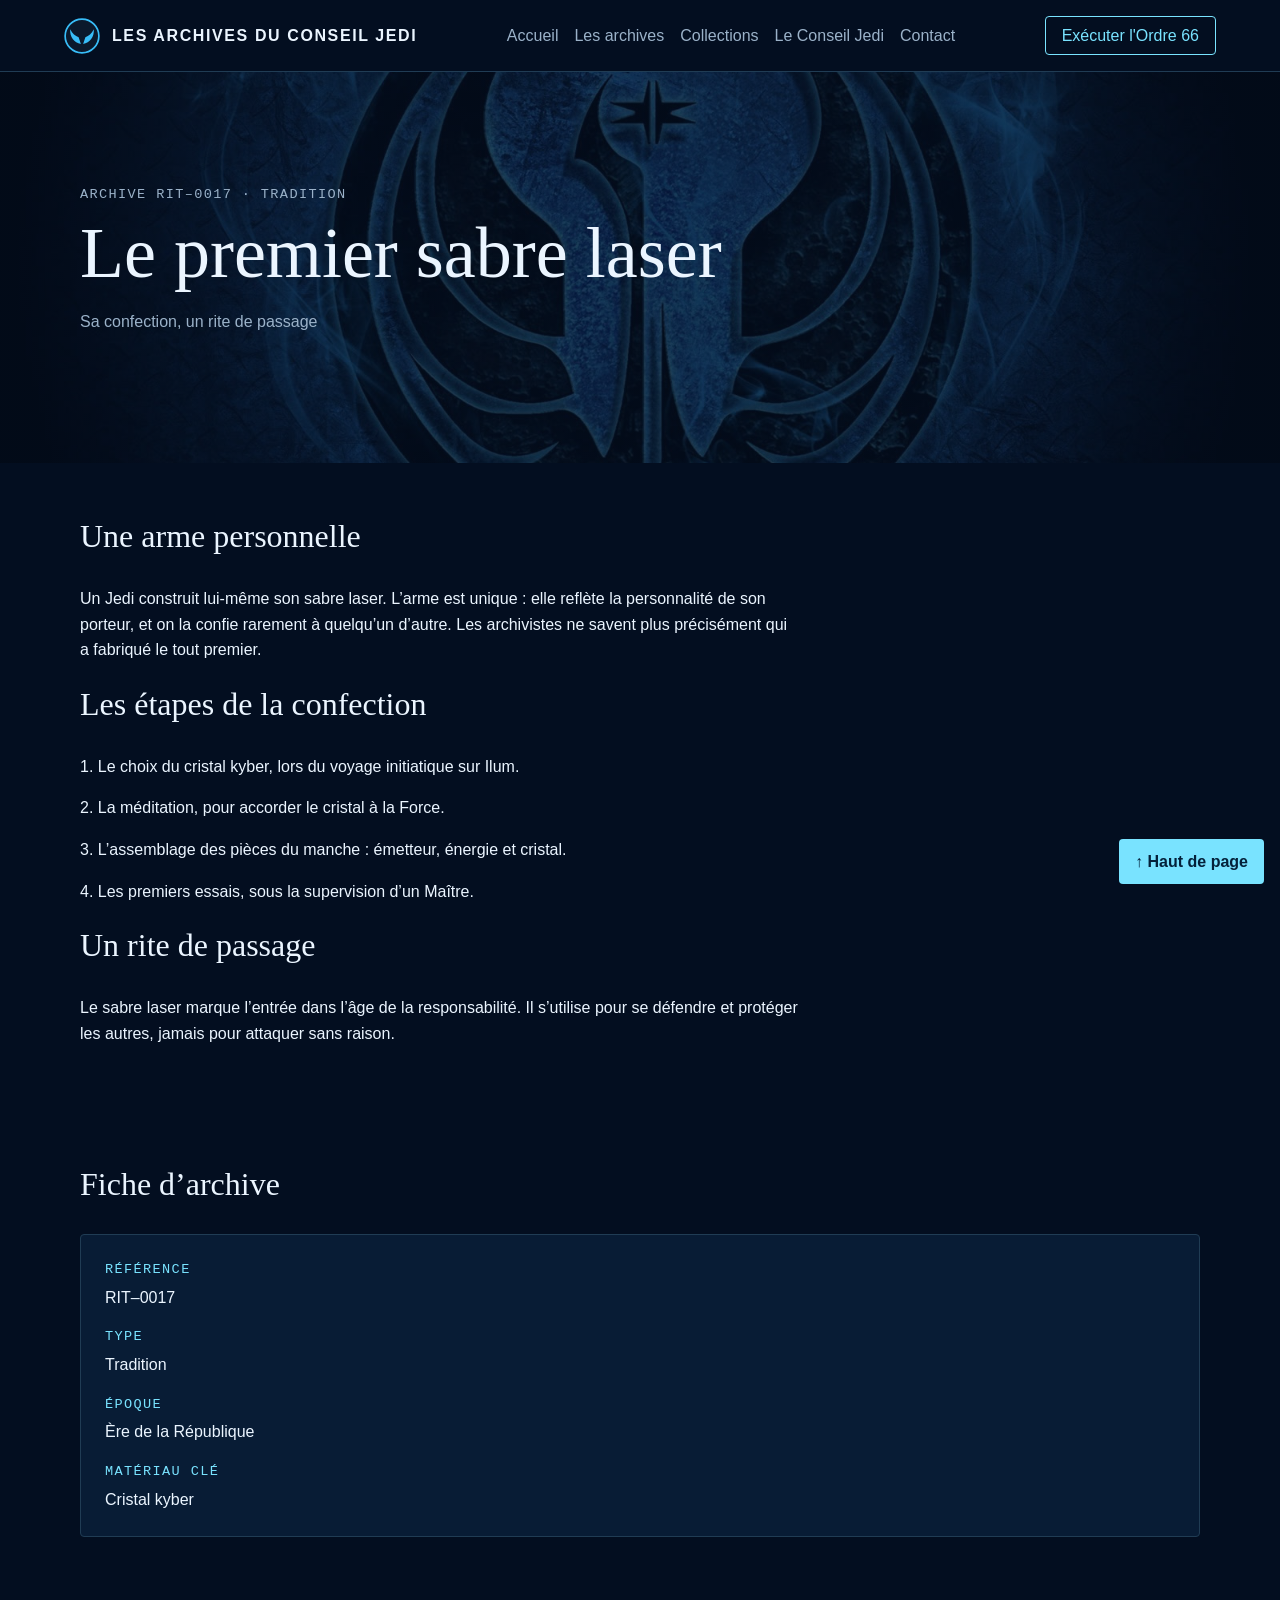
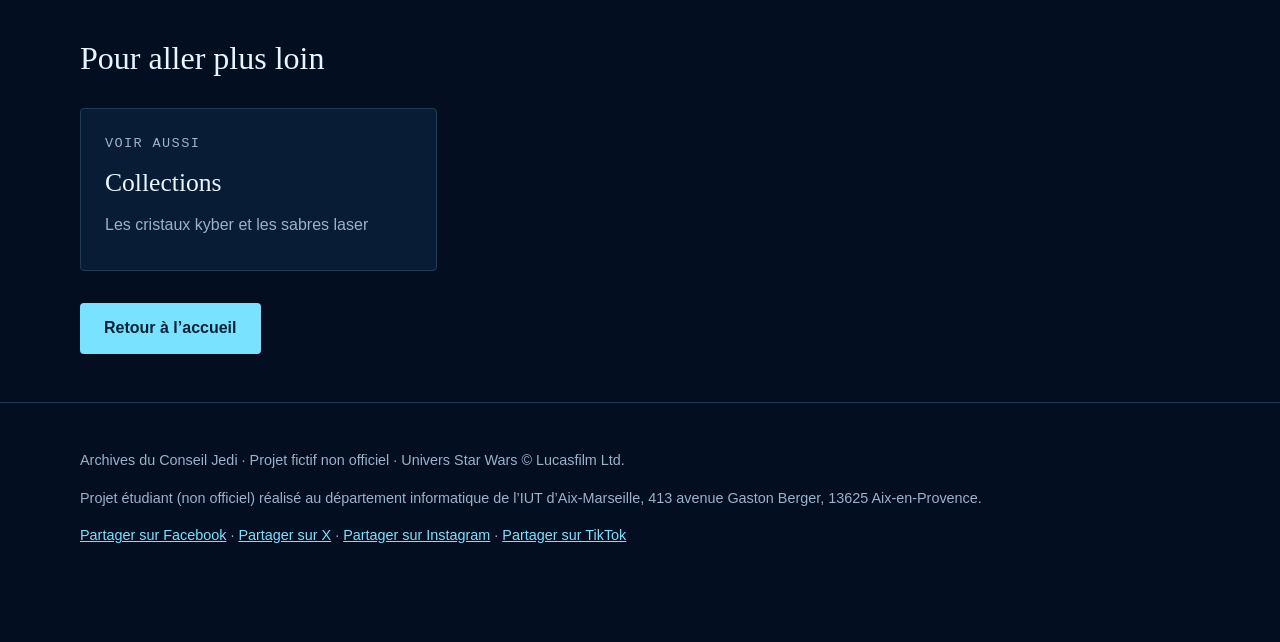
<file: archive-sabre.html>
<!DOCTYPE html>
<html lang="fr">
<head>
  <meta charset="UTF-8">
  <meta name="viewport" content="width=device-width, initial-scale=1.0">
  <meta name="description" content="La confection du sabre laser : un rite de passage de l’Ordre Jedi, du choix du cristal kyber à l’assemblage.">
  <title data-sith="Le saignement d’un cristal kyber - Archives de l’Ordre Sith">Le premier sabre laser - Archives du Conseil Jedi</title>
  <link rel="icon" href="favicon.svg" type="image/svg+xml">
  <link rel="stylesheet" href="css/light-side.css" id="theme-stylesheet">
  <script src="js/switcher.js" defer></script>
</head>
<body>
  <header id="top">
    <a class="logo" href="index.html">
      <img src="favicon.svg" alt="" width="36" height="36">
      <span data-sith="LES ARCHIVES DE L’ORDRE SITH">LES ARCHIVES DU CONSEIL JEDI</span>
    </a>
    <nav aria-label="Navigation principale">
      <ul>
        <li><a href="index.html" data-sith="Accueil">Accueil</a></li>
        <li><a href="archives.html" data-sith="Les archives">Les archives</a></li>
        <li><a href="collections.html" data-sith="Reliques Sith">Collections</a></li>
        <li><a href="conseil.html" data-sith="L’Empire">Le Conseil Jedi</a></li>
        <li><a href="contact.html">Contact</a></li>
      </ul>
    </nav>
    <button type="button" id="theme-toggle">Exécuter l'Ordre 66</button>
  </header>

  <main>
    <section class="hero">
      <p class="tag" data-sith="Archive RIT–0002 · Rituel interdit">Archive RIT–0017 · Tradition</p>
      <h1 data-sith="Le saignement d’un cristal kyber">Le premier sabre laser</h1>
      <p data-sith="Un rituel interdit, un cristal devenu rouge">Sa confection, un rite de passage</p>
    </section>

    <section>
      <div class="text-block">
        <h2 data-sith="Un cristal soumis à la volonté">Une arme personnelle</h2>
        <p data-sith="Les Sith ne cherchent pas l’harmonie avec le cristal kyber : ils le dominent. Le rituel consiste à plier le cristal à leur volonté.">Un Jedi construit lui-même son sabre laser. L’arme est unique : elle reflète la personnalité de son porteur, et on la confie rarement à quelqu’un d’autre. Les archivistes ne savent plus précisément qui a fabriqué le tout premier.</p>
        <h2 data-sith="Les étapes du rituel">Les étapes de la confection</h2>
        <p data-sith="1. L’obtention d’un cristal, pris à un Jedi ou trouvé dans une caverne.">1. Le choix du cristal kyber, lors du voyage initiatique sur Ilum.</p>
        <p data-sith="2. La concentration de la colère et de la douleur sur le cristal.">2. La méditation, pour accorder le cristal à la Force.</p>
        <p data-sith="3. Le « saignement » : le cristal devient rouge.">3. L’assemblage des pièces du manche : émetteur, énergie et cristal.</p>
        <p data-sith="4. L’assemblage du sabre, désormais lié à son nouveau maître.">4. Les premiers essais, sous la supervision d’un Maître.</p>
        <h2 data-sith="Un rite interdit">Un rite de passage</h2>
        <p data-sith="Ce rituel était banni par l’Ordre Jedi. Pour les Sith, il marque l’entrée dans l’âge du pouvoir.">Le sabre laser marque l’entrée dans l’âge de la responsabilité. Il s’utilise pour se défendre et protéger les autres, jamais pour attaquer sans raison.</p>
      </div>
    </section>

    <section>
      <h2>Fiche d’archive</h2>
      <dl class="record">
        <dt data-sith="Référence">Référence</dt>
        <dd data-sith="RIT–0002">RIT–0017</dd>
        <dt data-sith="Type">Type</dt>
        <dd data-sith="Rituel interdit">Tradition</dd>
        <dt data-sith="Époque">Époque</dt>
        <dd data-sith="Tradition Sith">Ère de la République</dd>
        <dt data-sith="Matériau clé">Matériau clé</dt>
        <dd data-sith="Cristal kyber saigné">Cristal kyber</dd>
      </dl>
    </section>

    <section>
      <h2>Pour aller plus loin</h2>
      <div class="cards">
        <article class="card">
          <p class="tag" data-sith="Voir aussi">Voir aussi</p>
          <h3><a href="collections.html" data-sith="Reliques Sith">Collections</a></h3>
          <p data-sith="Les cristaux saignés et les sabres rouges.">Les cristaux kyber et les sabres laser</p>
        </article>
      </div>
      <p class="back-link"><a class="button" href="index.html">Retour à l’accueil</a></p>
    </section>
  </main>

  <a class="back-to-top" href="#top">↑ Haut de page</a>

  <footer>
    <p data-sith="Archives de l’Ordre Sith · Projet fictif non officiel · Univers Star Wars © Lucasfilm Ltd.">Archives du Conseil Jedi · Projet fictif non officiel · Univers Star Wars © Lucasfilm Ltd.</p>
    <p>Projet étudiant (non officiel) réalisé au département informatique de l’IUT d’Aix-Marseille, 413 avenue Gaston Berger, 13625 Aix-en-Provence.</p>
    <p>
      <a href="https://www.facebook.com/">Partager sur Facebook</a> ·
      <a href="https://twitter.com/">Partager sur X</a> ·
      <a href="https://instagram.com/">Partager sur Instagram</a> ·
      <a href="https://tiktok.com/">Partager sur TikTok</a>
    </p>
  </footer>
</body>
</html>
</file>
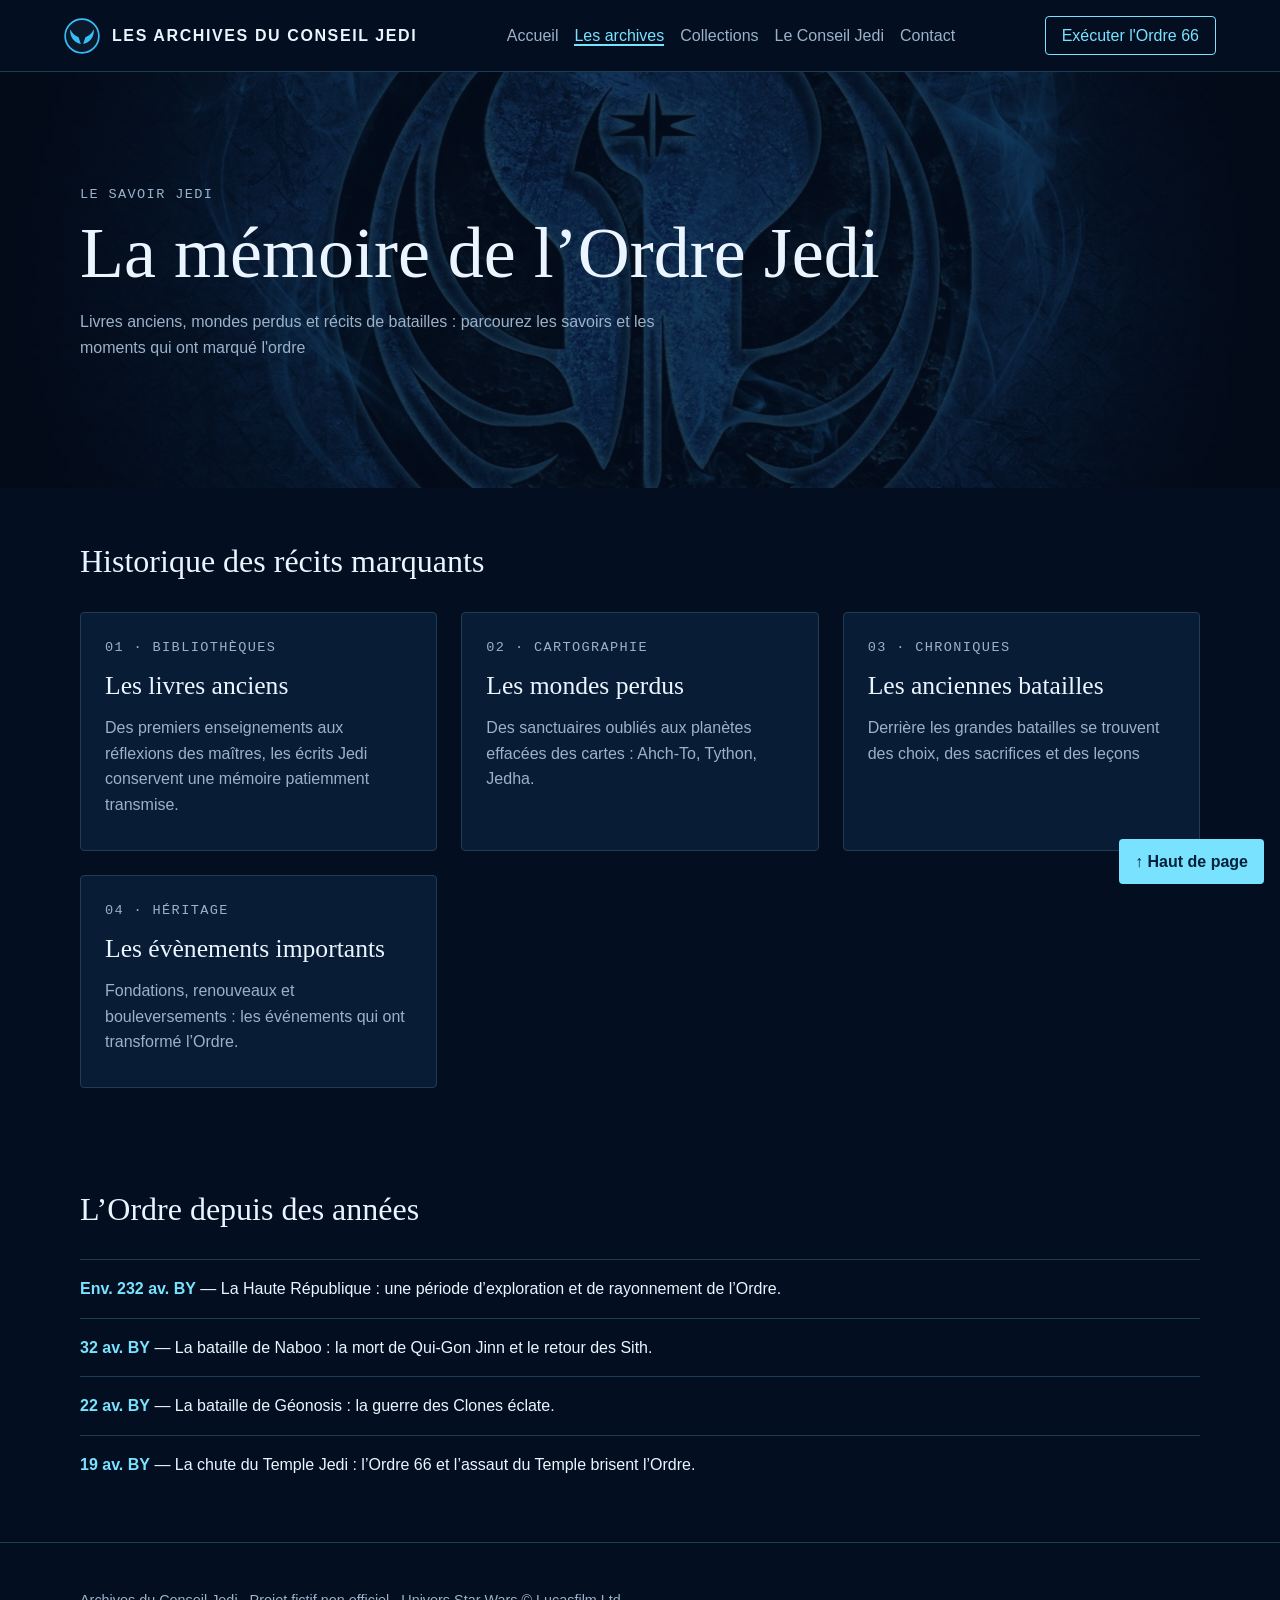
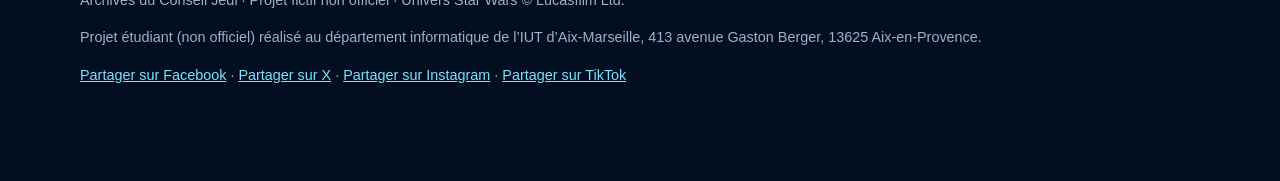
<file: archives.html>
<!DOCTYPE html>
<html lang="fr">
<head>
  <meta charset="UTF-8">
  <meta name="viewport" content="width=device-width, initial-scale=1.0">
  <meta name="description" content="Livres anciens, mondes perdus, anciennes batailles et moments marquants de l’histoire de l’Ordre Jedi.">
  <title data-sith="Les archives - Archives de l’Ordre Sith">Les archives - Archives du Conseil Jedi</title>
  <link rel="icon" href="favicon.svg" type="image/svg+xml">
  <link rel="stylesheet" href="css/light-side.css" id="theme-stylesheet">
  <script src="js/switcher.js" defer></script>
</head>
<body>
  <header id="top">
    <a class="logo" href="index.html">
      <img src="favicon.svg" alt="" width="36" height="36">
      <span data-sith="LES ARCHIVES DE L’ORDRE SITH">LES ARCHIVES DU CONSEIL JEDI</span>
    </a>
    <nav aria-label="Navigation principale">
      <ul>
        <li><a href="index.html" data-sith="Accueil">Accueil</a></li>
        <li><a href="archives.html" aria-current="page" data-sith="Les archives">Les archives</a></li>
        <li><a href="collections.html" data-sith="Reliques Sith">Collections</a></li>
        <li><a href="conseil.html" data-sith="L’Empire">Le Conseil Jedi</a></li>
        <li><a href="contact.html">Contact</a></li>
      </ul>
    </nav>
    <button type="button" id="theme-toggle">Exécuter l'Ordre 66</button>
  </header>

  <main>
    <section class="hero">
      <p class="tag" data-sith="Le savoir Sith">Le savoir Jedi</p>
      <h1 data-sith="La mémoire de l’Empire">La mémoire de l’Ordre Jedi</h1>
      <p data-sith="Livres interdits, mondes de l’ombre et récits de conquêtes : parcourez les savoirs qui ont bâti l’Empire et les moments qui ont fait chuter les Jedi.">Livres anciens, mondes perdus et récits de batailles : parcourez les savoirs et les moments qui ont marqué l'ordre</p>
    </section>

    <section>
      <h2 data-sith="Chroniques de l’Empire">Historique des récits marquants</h2>
      <div class="cards">
        <article class="card">
          <p class="tag" data-sith="01 · Bibliothèques">01 · Bibliothèques</p>
          <h3 data-sith="Les livres interdits">Les livres anciens</h3>
          <p data-sith="Des rituels aux doctrines des Seigneurs Noirs, les écrits Sith conservent des savoirs que l’Ordre Jedi avait bannis.">Des premiers enseignements aux réflexions des maîtres, les écrits Jedi conservent une mémoire patiemment transmise.</p>
        </article>
        <article class="card">
          <p class="tag" data-sith="02 · Cartographie">02 · Cartographie</p>
          <h3 data-sith="Les mondes de l’ombre">Les mondes perdus</h3>
          <p data-sith="Des tombeaux de Korriban aux forges de Mustafar, suivez les traces des Sith à travers la galaxie.">Des sanctuaires oubliés aux planètes effacées des cartes : Ahch-To, Tython, Jedha.</p>
        </article>
        <article class="card">
          <p class="tag" data-sith="03 · Chroniques">03 · Chroniques</p>
          <h3 data-sith="Les batailles de l’Empire">Les anciennes batailles</h3>
          <p data-sith="Derrière chaque victoire de l’Empire se trouve un plan longtemps préparé : explorez les conflits qui ont permis sa domination.">Derrière les grandes batailles se trouvent des choix, des sacrifices et des leçons</p>
        </article>
        <article class="card">
          <p class="tag" data-sith="04 · Domination">04 · Héritage</p>
          <h3 data-sith="Les moments décisifs">Les évènements importants</h3>
          <p data-sith="Conquêtes, trahisons et renversements : les événements qui ont mené à la chute de la République.">Fondations, renouveaux et bouleversements : les événements qui ont transformé l’Ordre.</p>
        </article>
      </div>
    </section>

    <section>
      <h2 data-sith="L’Empire à travers les âges.">L’Ordre depuis des années</h2>
      <ul class="list">
        <li><strong data-sith="Env. 1000 av. BY">Env. 232 av. BY</strong> — <span data-sith="La Règle de Deux : Dark Bane refonde l’Ordre Sith dans le secret.">La Haute République : une période d’exploration et de rayonnement de l’Ordre.</span></li>
        <li><strong data-sith="32 av. BY">32 av. BY</strong> — <span data-sith="Le retour des Sith : Dark Maul affronte Qui-Gon Jinn et Obi-Wan Kenobi.">La bataille de Naboo : la mort de Qui-Gon Jinn et le retour des Sith.</span></li>
        <li><strong data-sith="22 av. BY">22 av. BY</strong> — <span data-sith="La bataille de Géonosis : la guerre des Clones éclate, orchestrée par Sidious.">La bataille de Géonosis : la guerre des Clones éclate.</span></li>
        <li><strong data-sith="19 av. BY">19 av. BY</strong> — <span data-sith="L’Ordre 66 : le Temple Jedi est pris d’assaut et l’Empire est proclamé.">La chute du Temple Jedi : l’Ordre 66 et l’assaut du Temple brisent l’Ordre.</span></li>
      </ul>
    </section>
  </main>

  <a class="back-to-top" href="#top">↑ Haut de page</a>

  <footer>
    <p data-sith="Archives de l’Ordre Sith · Projet fictif non officiel · Univers Star Wars © Lucasfilm Ltd.">Archives du Conseil Jedi · Projet fictif non officiel · Univers Star Wars © Lucasfilm Ltd.</p>
    <p>Projet étudiant (non officiel) réalisé au département informatique de l’IUT d’Aix-Marseille, 413 avenue Gaston Berger, 13625 Aix-en-Provence.</p>
    <p>
      <a href="https://www.facebook.com/">Partager sur Facebook</a> ·
      <a href="https://twitter.com/">Partager sur X</a> ·
      <a href="https://instagram.com/">Partager sur Instagram</a> ·
      <a href="https://tiktok.com/">Partager sur TikTok</a>
    </p>
  </footer>
</body>
</html>
</file>
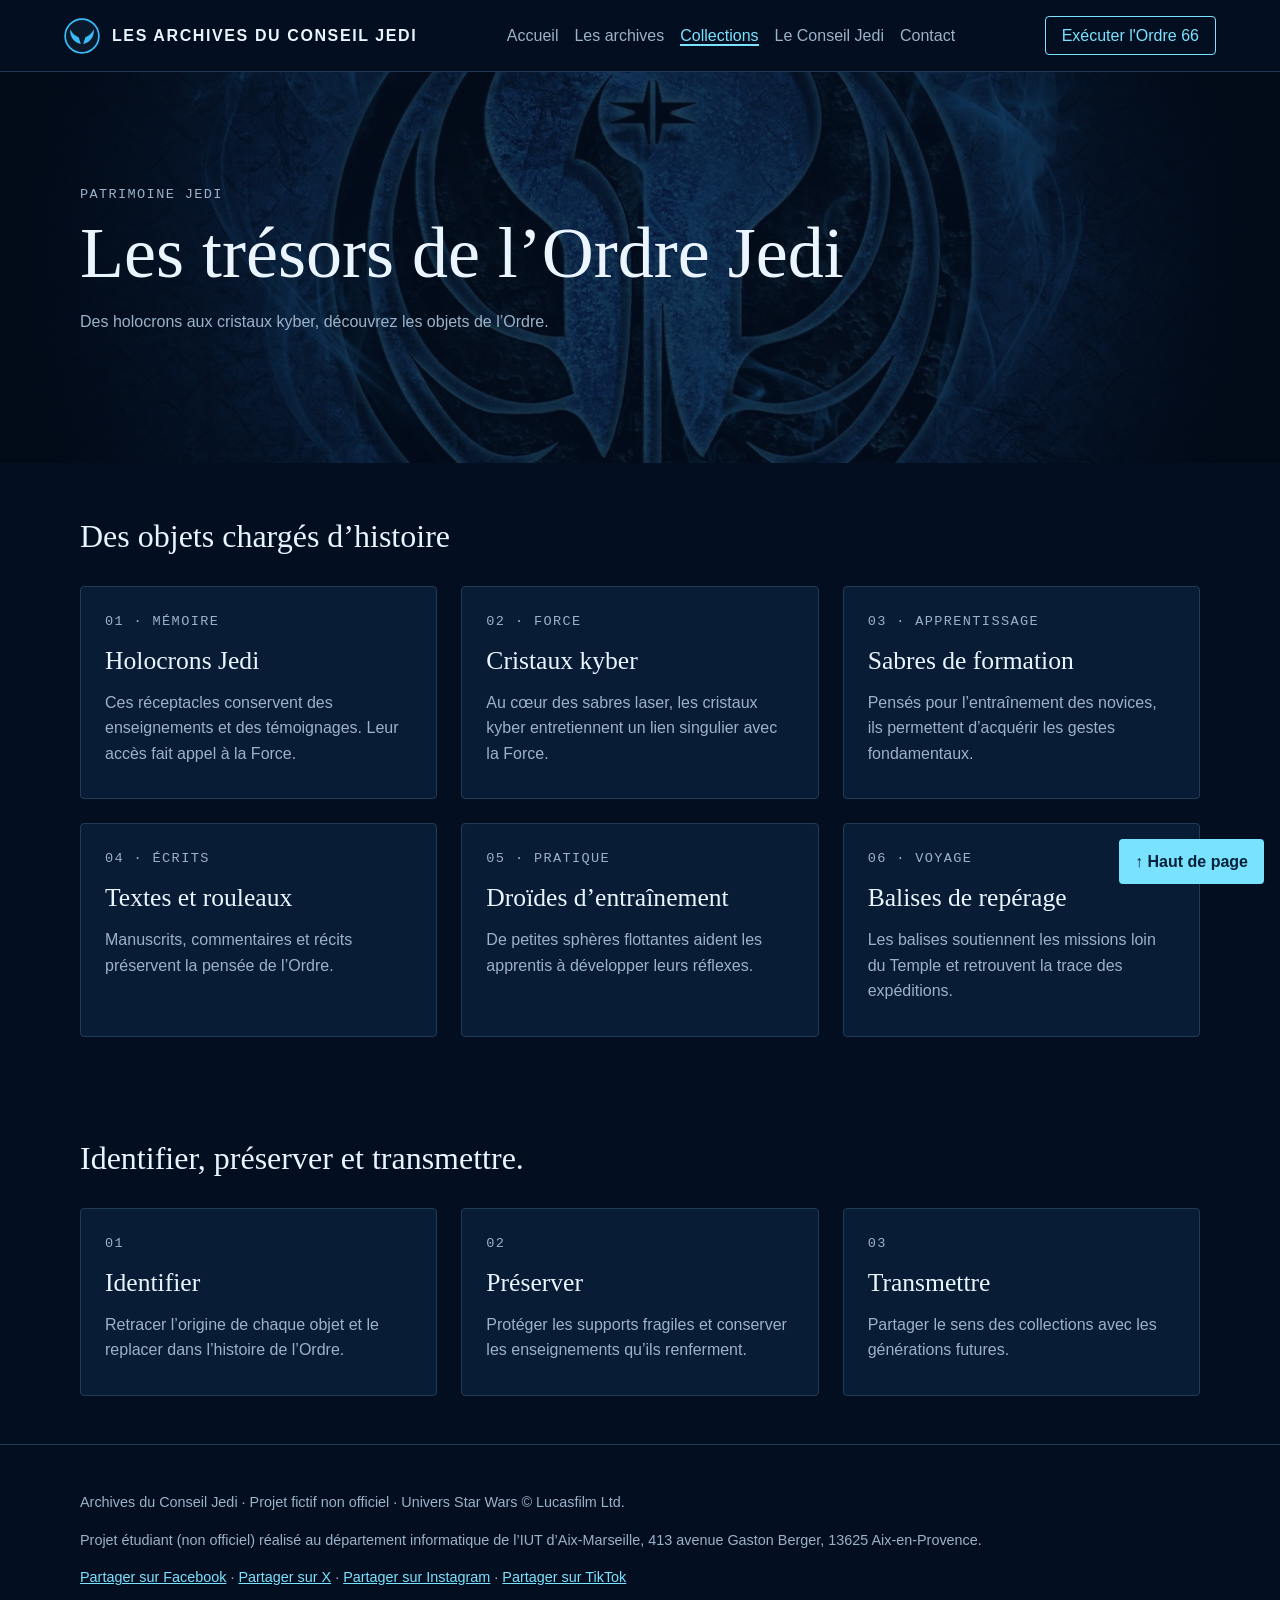
<file: collections.html>
<!DOCTYPE html>
<html lang="fr">
<head>
  <meta charset="UTF-8">
  <meta name="viewport" content="width=device-width, initial-scale=1.0">
  <meta name="description" content="Holocrons, cristaux kyber, sabres de formation et artefacts sacrés : les collections d’objets de l’Ordre Jedi.">
  <title data-sith="Reliques Sith - Archives de l’Ordre Sith">Collections - Archives du Conseil Jedi</title>
  <link rel="icon" href="favicon.svg" type="image/svg+xml">
  <link rel="stylesheet" href="css/light-side.css" id="theme-stylesheet">
  <script src="js/switcher.js" defer></script>
</head>
<body>
  <header id="top">
    <a class="logo" href="index.html">
      <img src="favicon.svg" alt="" width="36" height="36">
      <span data-sith="LES ARCHIVES DE L’ORDRE SITH">LES ARCHIVES DU CONSEIL JEDI</span>
    </a>
    <nav aria-label="Navigation principale">
      <ul>
        <li><a href="index.html" data-sith="Accueil">Accueil</a></li>
        <li><a href="archives.html" data-sith="Les archives">Les archives</a></li>
        <li><a href="collections.html" aria-current="page" data-sith="Reliques Sith">Collections</a></li>
        <li><a href="conseil.html" data-sith="L’Empire">Le Conseil Jedi</a></li>
        <li><a href="contact.html">Contact</a></li>
      </ul>
    </nav>
    <button type="button" id="theme-toggle">Exécuter l'Ordre 66</button>
  </header>

  <main>
    <section class="hero">
      <p class="tag" data-sith="Reliques Sith">Patrimoine Jedi</p>
      <h1 data-sith="Les reliques de l’Ordre Sith">Les trésors de l’Ordre Jedi</h1>
      <p data-sith="Des holocrons interdits aux cristaux saignés, découvrez les objets de l’Ordre Sith.">Des holocrons aux cristaux kyber, découvrez les objets de l’Ordre.</p>
    </section>

    <section>
      <h2 data-sith="Des objets chargés de ténèbres">Des objets chargés d’histoire</h2>
      <div class="cards">
        <article class="card">
          <p class="tag" data-sith="01 · Savoir">01 · Mémoire</p>
          <h3 data-sith="Holocrons Sith">Holocrons Jedi</h3>
          <p data-sith="Ces réceptacles conservent les enseignements des Seigneurs Noirs. Leur accès exige une volonté sans faille.">Ces réceptacles conservent des enseignements et des témoignages. Leur accès fait appel à la Force.</p>
        </article>
        <article class="card">
          <p class="tag" data-sith="02 · Puissance">02 · Force</p>
          <h3 data-sith="Cristaux saignés">Cristaux kyber</h3>
          <p data-sith="Au cœur des sabres Sith, les cristaux saignés vibrent de colère. Leur lueur rouge est la marque de leur maître.">Au cœur des sabres laser, les cristaux kyber entretiennent un lien singulier avec la Force.</p>
        </article>
        <article class="card">
          <p class="tag" data-sith="03 · Combat">03 · Apprentissage</p>
          <h3 data-sith="Sabres rouges">Sabres de formation</h3>
          <p data-sith="Forgés pour le duel, ces sabres sont l’arme des Seigneurs Noirs. Ils frappent sans retenue.">Pensés pour l’entraînement des novices, ils permettent d’acquérir les gestes fondamentaux.</p>
        </article>
        <article class="card">
          <p class="tag" data-sith="04 · Grimoires">04 · Écrits</p>
          <h3 data-sith="Textes interdits">Textes et rouleaux</h3>
          <p data-sith="Rituels, prophéties et doctrines : ces écrits préservent la pensée des Sith, loin des regards de l’Ordre Jedi.">Manuscrits, commentaires et récits préservent la pensée de l’Ordre.</p>
        </article>
        <article class="card">
          <p class="tag" data-sith="05 · Traque">05 · Pratique</p>
          <h3 data-sith="Droïdes sondes">Droïdes d’entraînement</h3>
          <p data-sith="Lancés aux quatre coins de la galaxie, les droïdes sondes impériaux traquent les Jedi survivants.">De petites sphères flottantes aident les apprentis à développer leurs réflexes.</p>
        </article>
        <article class="card">
          <p class="tag" data-sith="06 · Conquête">06 · Voyage</p>
          <h3 data-sith="Balises impériales">Balises de repérage</h3>
          <p data-sith="Les balises impériales guident les flottes de l’Empire jusqu’aux mondes les mieux cachés.">Les balises soutiennent les missions loin du Temple et retrouvent la trace des expéditions.</p>
        </article>
      </div>
    </section>

    <section>
      <h2 data-sith="Saisir, comprendre et dominer.">Identifier, préserver et transmettre.</h2>
      <div class="cards">
        <article class="card">
          <p class="tag" data-sith="01">01</p>
          <h3 data-sith="Saisir">Identifier</h3>
          <p data-sith="Confisquer chaque relique dans les temples Jedi et la placer sous contrôle impérial.">Retracer l’origine de chaque objet et le replacer dans l’histoire de l’Ordre.</p>
        </article>
        <article class="card">
          <p class="tag" data-sith="02">02</p>
          <h3 data-sith="Comprendre">Préserver</h3>
          <p data-sith="Étudier le pouvoir de chaque objet pour en maîtriser les secrets.">Protéger les supports fragiles et conserver les enseignements qu’ils renferment.</p>
        </article>
        <article class="card">
          <p class="tag" data-sith="03">03</p>
          <h3 data-sith="Dominer">Transmettre</h3>
          <p data-sith="Mettre ce pouvoir au service de l’Empire et de ses nouveaux maîtres.">Partager le sens des collections avec les générations futures.</p>
        </article>
      </div>
    </section>
  </main>

  <a class="back-to-top" href="#top">↑ Haut de page</a>

  <footer>
    <p data-sith="Archives de l’Ordre Sith · Projet fictif non officiel · Univers Star Wars © Lucasfilm Ltd.">Archives du Conseil Jedi · Projet fictif non officiel · Univers Star Wars © Lucasfilm Ltd.</p>
    <p>Projet étudiant (non officiel) réalisé au département informatique de l’IUT d’Aix-Marseille, 413 avenue Gaston Berger, 13625 Aix-en-Provence.</p>
    <p>
      <a href="https://www.facebook.com/">Partager sur Facebook</a> ·
      <a href="https://twitter.com/">Partager sur X</a> ·
      <a href="https://instagram.com/">Partager sur Instagram</a> ·
      <a href="https://tiktok.com/">Partager sur TikTok</a>
    </p>
  </footer>
</body>
</html>
</file>
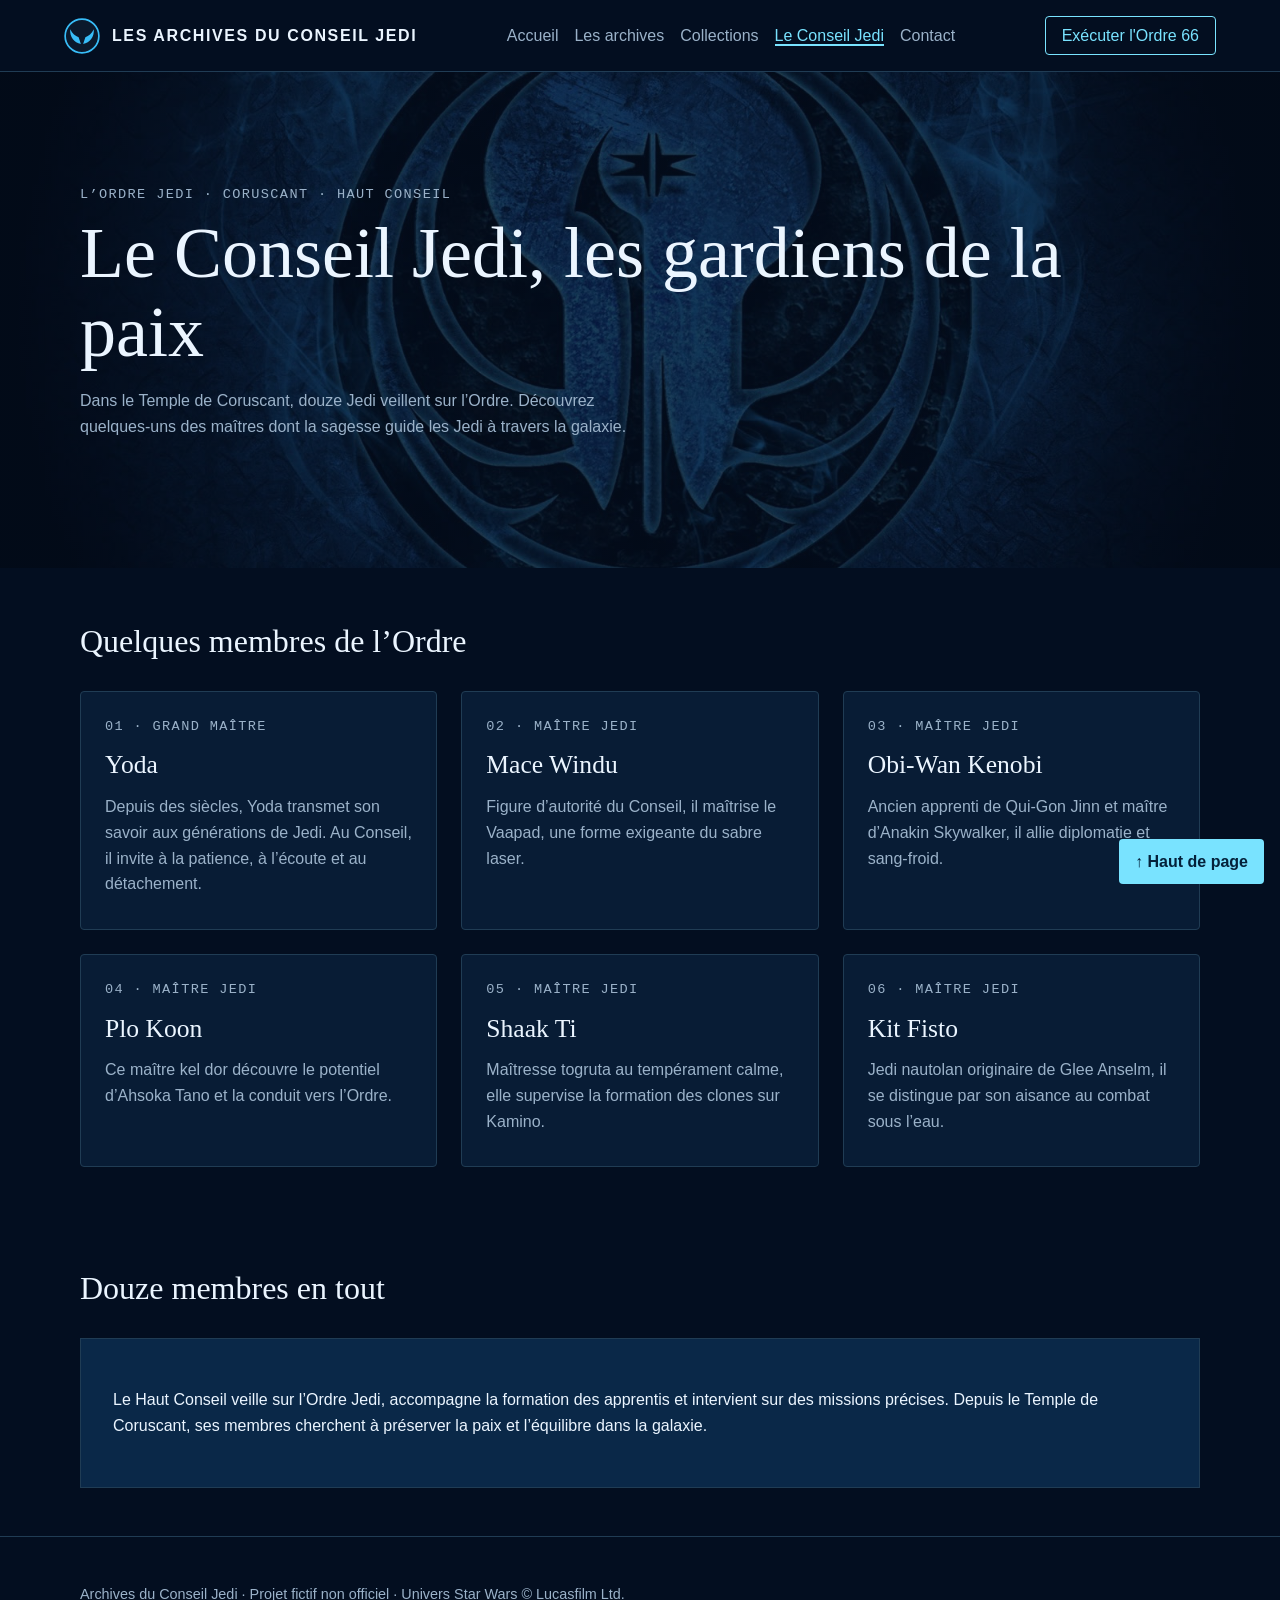
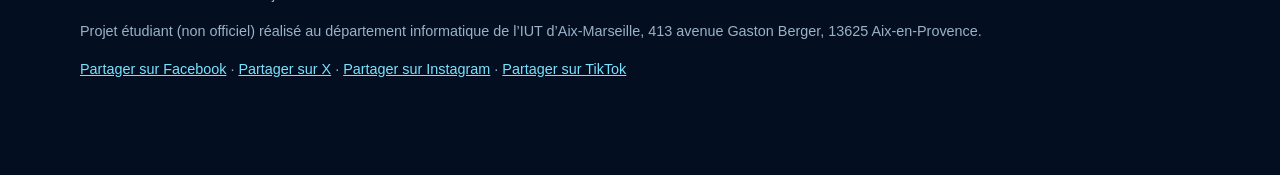
<file: conseil.html>
<!DOCTYPE html>
<html lang="fr">
<head>
  <meta charset="UTF-8">
  <meta name="viewport" content="width=device-width, initial-scale=1.0">
  <meta name="description" content="Les maîtres du Haut Conseil Jedi : Yoda, Mace Windu, Obi-Wan Kenobi, Plo Koon, Shaak Ti et Kit Fisto.">
  <title data-sith="L’Empire - Archives de l’Ordre Sith">Le Conseil Jedi - Archives du Conseil Jedi</title>
  <link rel="icon" href="favicon.svg" type="image/svg+xml">
  <link rel="stylesheet" href="css/light-side.css" id="theme-stylesheet">
  <script src="js/switcher.js" defer></script>
</head>
<body>
  <header id="top">
    <a class="logo" href="index.html">
      <img src="favicon.svg" alt="" width="36" height="36">
      <span data-sith="LES ARCHIVES DE L’ORDRE SITH">LES ARCHIVES DU CONSEIL JEDI</span>
    </a>
    <nav aria-label="Navigation principale">
      <ul>
        <li><a href="index.html" data-sith="Accueil">Accueil</a></li>
        <li><a href="archives.html" data-sith="Les archives">Les archives</a></li>
        <li><a href="collections.html" data-sith="Reliques Sith">Collections</a></li>
        <li><a href="conseil.html" aria-current="page" data-sith="L’Empire">Le Conseil Jedi</a></li>
        <li><a href="contact.html">Contact</a></li>
      </ul>
    </nav>
    <button type="button" id="theme-toggle">Exécuter l'Ordre 66</button>
  </header>

  <main>
    <section class="hero">
      <p class="tag" data-sith="L’Empire · Coruscant · Palais impérial">L’Ordre Jedi · Coruscant · Haut Conseil</p>
      <h1 data-sith="L’Empire, les maîtres de l’ombre">Le Conseil Jedi, les gardiens de la paix</h1>
      <p data-sith="Depuis le palais impérial de Coruscant, quelques Seigneurs de l’ombre gouvernent la galaxie. Découvrez les figures dont la volonté dicte la loi de l’Empire.">Dans le Temple de Coruscant, douze Jedi veillent sur l’Ordre. Découvrez quelques-uns des maîtres dont la sagesse guide les Jedi à travers la galaxie.</p>
    </section>

    <section>
      <h2 data-sith="Quelques maîtres de l’Empire">Quelques membres de l’Ordre</h2>
      <div class="cards">
        <article class="card">
          <p class="tag" data-sith="01 · Empereur">01 · Grand Maître</p>
          <h3 data-sith="Dark Sidious">Yoda</h3>
          <p data-sith="Empereur galactique et Seigneur Sith, il a manœuvré la République pendant des années avant de s’emparer du pouvoir absolu.">Depuis des siècles, Yoda transmet son savoir aux générations de Jedi. Au Conseil, il invite à la patience, à l’écoute et au détachement.</p>
        </article>
        <article class="card">
          <p class="tag" data-sith="02 · Seigneur Sith">02 · Maître Jedi</p>
          <h3 data-sith="Dark Vador">Mace Windu</h3>
          <p data-sith="Ancien Chevalier Jedi tombé du côté obscur, il est le bras armé de l’Empereur et le chef de la 501e légion.">Figure d’autorité du Conseil, il maîtrise le Vaapad, une forme exigeante du sabre laser.</p>
        </article>
        <article class="card">
          <p class="tag" data-sith="03 · Seigneur Sith">03 · Maître Jedi</p>
          <h3 data-sith="Dark Tyranus">Obi-Wan Kenobi</h3>
          <p data-sith="Sous ce nom, le comte Dooku, ancien Maître Jedi, dirige les Séparatistes dans l’ombre pour le compte de Sidious.">Ancien apprenti de Qui-Gon Jinn et maître d’Anakin Skywalker, il allie diplomatie et sang-froid.</p>
        </article>
        <article class="card">
          <p class="tag" data-sith="04 · Apprenti Sith">04 · Maître Jedi</p>
          <h3 data-sith="Dark Maul">Plo Koon</h3>
          <p data-sith="Apprenti de Sidious formé dès l’enfance à la haine, il est le premier Sith à affronter les Jedi en public depuis un millénaire.">Ce maître kel dor découvre le potentiel d’Ahsoka Tano et la conduit vers l’Ordre.</p>
        </article>
        <article class="card">
          <p class="tag" data-sith="05 · Gouverneur">05 · Maître Jedi</p>
          <h3 data-sith="Grand Moff Tarkin">Shaak Ti</h3>
          <p data-sith="Gouverneur impérial, il impose la doctrine de la terreur et commande l’Étoile de la Mort.">Maîtresse togruta au tempérament calme, elle supervise la formation des clones sur Kamino.</p>
        </article>
        <article class="card">
          <p class="tag" data-sith="06 · Inquisiteur">06 · Maître Jedi</p>
          <h3 data-sith="Le Grand Inquisiteur">Kit Fisto</h3>
          <p data-sith="Ancien gardien du Temple passé au service de l’Empire, il traque les Jedi qui ont survécu à la purge.">Jedi nautolan originaire de Glee Anselm, il se distingue par son aisance au combat sous l’eau.</p>
        </article>
      </div>
    </section>

    <section>
      <h2 data-sith="Une volonté de détruire">Douze membres en tout</h2>
      <div class="callout">
        <p data-sith="L’Empire n’a qu’un maître. Depuis le palais impérial de Coruscant, l’Empereur et ses Seigneurs imposent leur ordre à la galaxie entière.">Le Haut Conseil veille sur l’Ordre Jedi, accompagne la formation des apprentis et intervient sur des missions précises. Depuis le Temple de Coruscant, ses membres cherchent à préserver la paix et l’équilibre dans la galaxie.</p>
      </div>
    </section>
  </main>

  <a class="back-to-top" href="#top">↑ Haut de page</a>

  <footer>
    <p data-sith="Archives de l’Ordre Sith · Projet fictif non officiel · Univers Star Wars © Lucasfilm Ltd.">Archives du Conseil Jedi · Projet fictif non officiel · Univers Star Wars © Lucasfilm Ltd.</p>
    <p>Projet étudiant (non officiel) réalisé au département informatique de l’IUT d’Aix-Marseille, 413 avenue Gaston Berger, 13625 Aix-en-Provence.</p>
    <p>
      <a href="https://www.facebook.com/">Partager sur Facebook</a> ·
      <a href="https://twitter.com/">Partager sur X</a> ·
      <a href="https://instagram.com/">Partager sur Instagram</a> ·
      <a href="https://tiktok.com/">Partager sur TikTok</a>
    </p>
  </footer>
</body>
</html>
</file>
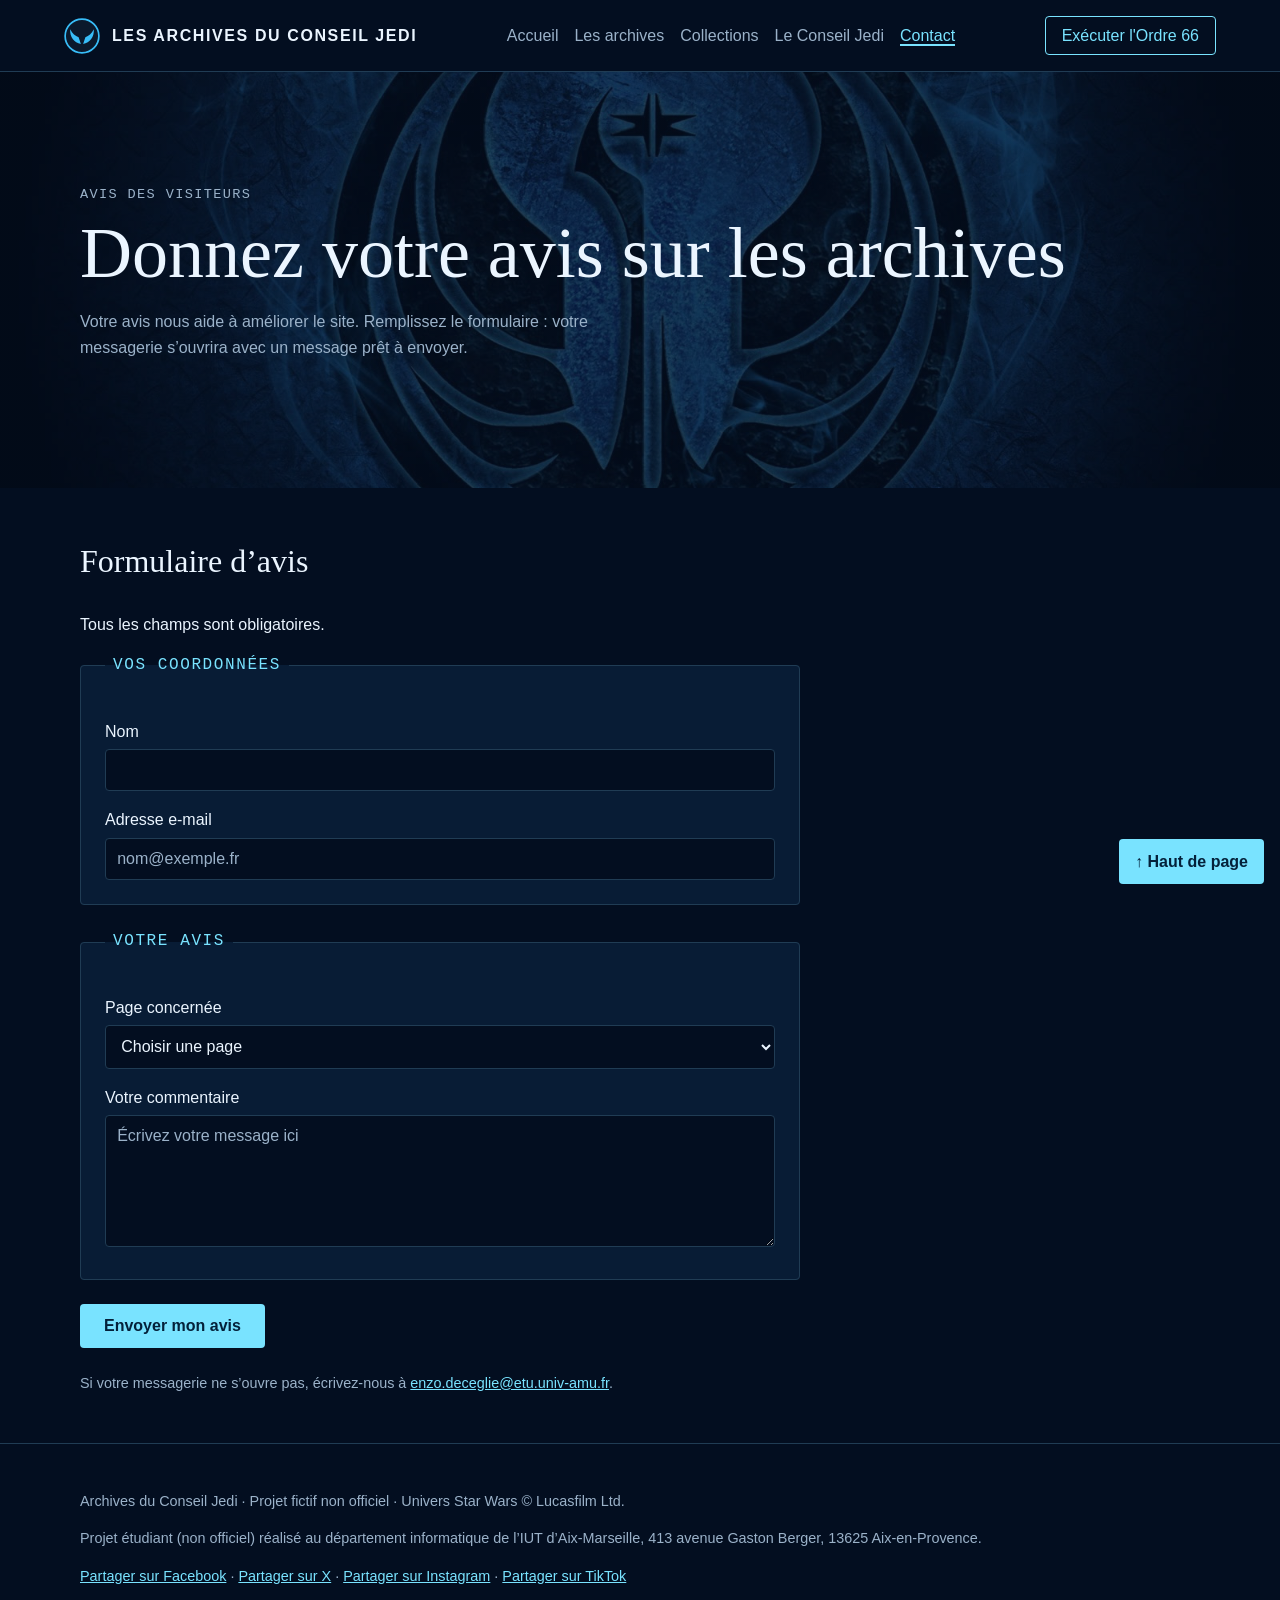
<file: contact.html>
<!DOCTYPE html>
<html lang="fr">
<head>
  <meta charset="UTF-8">
  <meta name="viewport" content="width=device-width, initial-scale=1.0">
  <meta name="description" content="Donnez votre avis sur le site des Archives du Conseil Jedi : le formulaire ouvre votre messagerie avec un message prêt à envoyer.">
  <title data-sith="Contact - Archives de l’Ordre Sith">Contact - Archives du Conseil Jedi</title>
  <link rel="icon" href="favicon.svg" type="image/svg+xml">
  <link rel="stylesheet" href="css/light-side.css" id="theme-stylesheet">
  <script src="js/switcher.js" defer></script>
</head>
<body>
  <header id="top">
    <a class="logo" href="index.html">
      <img src="favicon.svg" alt="" width="36" height="36">
      <span data-sith="LES ARCHIVES DE L’ORDRE SITH">LES ARCHIVES DU CONSEIL JEDI</span>
    </a>
    <nav aria-label="Navigation principale">
      <ul>
        <li><a href="index.html" data-sith="Accueil">Accueil</a></li>
        <li><a href="archives.html" data-sith="Les archives">Les archives</a></li>
        <li><a href="collections.html" data-sith="Reliques Sith">Collections</a></li>
        <li><a href="conseil.html" data-sith="L’Empire">Le Conseil Jedi</a></li>
        <li><a href="contact.html" aria-current="page">Contact</a></li>
      </ul>
    </nav>
    <button type="button" id="theme-toggle">Activer l'Ordre 66</button>
  </header>

  <main>
    <section class="hero">
      <p class="tag" data-sith="Rapports à l’Empire">Avis des visiteurs</p>
      <h1 data-sith="Transmettez votre rapport à l’Empire">Donnez votre avis sur les archives</h1>
      <p data-sith="Toute information utile sera transmise aux Seigneurs de l’ombre. Remplissez le formulaire : votre messagerie s’ouvrira avec un message prêt à partir.">Votre avis nous aide à améliorer le site. Remplissez le formulaire : votre messagerie s’ouvrira avec un message prêt à envoyer.</p>
    </section>

    <section>
      <h2 data-sith="Formulaire de rapport">Formulaire d’avis</h2>
      <p>Tous les champs sont obligatoires.</p>
      <form action="mailto:enzo.deceglie@etu.univ-amu.fr?subject=Avis%20sur%20le%20site%20Archives%20du%20Conseil%20Jedi" method="post" enctype="text/plain">
        <fieldset>
          <legend data-sith="Votre identité">Vos coordonnées</legend>
          <label for="name" data-sith="Nom ou matricule">Nom</label>
          <input type="text" id="name" name="nom" autocomplete="name" minlength="2" required>
          <label for="email">Adresse e-mail</label>
          <input type="email" id="email" name="email" autocomplete="email" placeholder="nom@exemple.fr" required>
        </fieldset>
        <fieldset>
          <legend data-sith="Votre rapport">Votre avis</legend>
          <label for="page">Page concernée</label>
          <select id="page" name="page" required>
            <option value="">Choisir une page</option>
            <option value="accueil">Accueil</option>
            <option value="archives">Les archives</option>
            <option value="collections" data-sith="Reliques Sith">Collections</option>
            <option value="conseil" data-sith="L’Empire">Le Conseil Jedi</option>
            <option value="autre">Autre</option>
          </select>
          <label for="comment" data-sith="Votre rapport">Votre commentaire</label>
          <textarea id="comment" name="commentaire" rows="6" minlength="10" maxlength="500" placeholder="Écrivez votre message ici" required></textarea>

        </fieldset>
        <button type="submit" class="button" data-sith="Transmettre le rapport">Envoyer mon avis</button>
      </form>
      <p class="note">Si votre messagerie ne s’ouvre pas, écrivez-nous à <a href="mailto:enzo.deceglie@etu.univ-amu.fr">enzo.deceglie@etu.univ-amu.fr</a>.</p>
    </section>
  </main>

  <a class="back-to-top" href="#top">↑ Haut de page</a>

  <footer>
    <p data-sith="Archives de l’Ordre Sith · Projet fictif non officiel · Univers Star Wars © Lucasfilm Ltd.">Archives du Conseil Jedi · Projet fictif non officiel · Univers Star Wars © Lucasfilm Ltd.</p>
    <p>Projet étudiant (non officiel) réalisé au département informatique de l’IUT d’Aix-Marseille, 413 avenue Gaston Berger, 13625 Aix-en-Provence.</p>
    <p>
      <a href="https://www.facebook.com/">Partager sur Facebook</a> ·
      <a href="https://twitter.com/">Partager sur X</a> ·
      <a href="https://instagram.com/">Partager sur Instagram</a> ·
      <a href="https://tiktok.com/">Partager sur TikTok</a>
    </p>
  </footer>
</body>
</html>
</file>
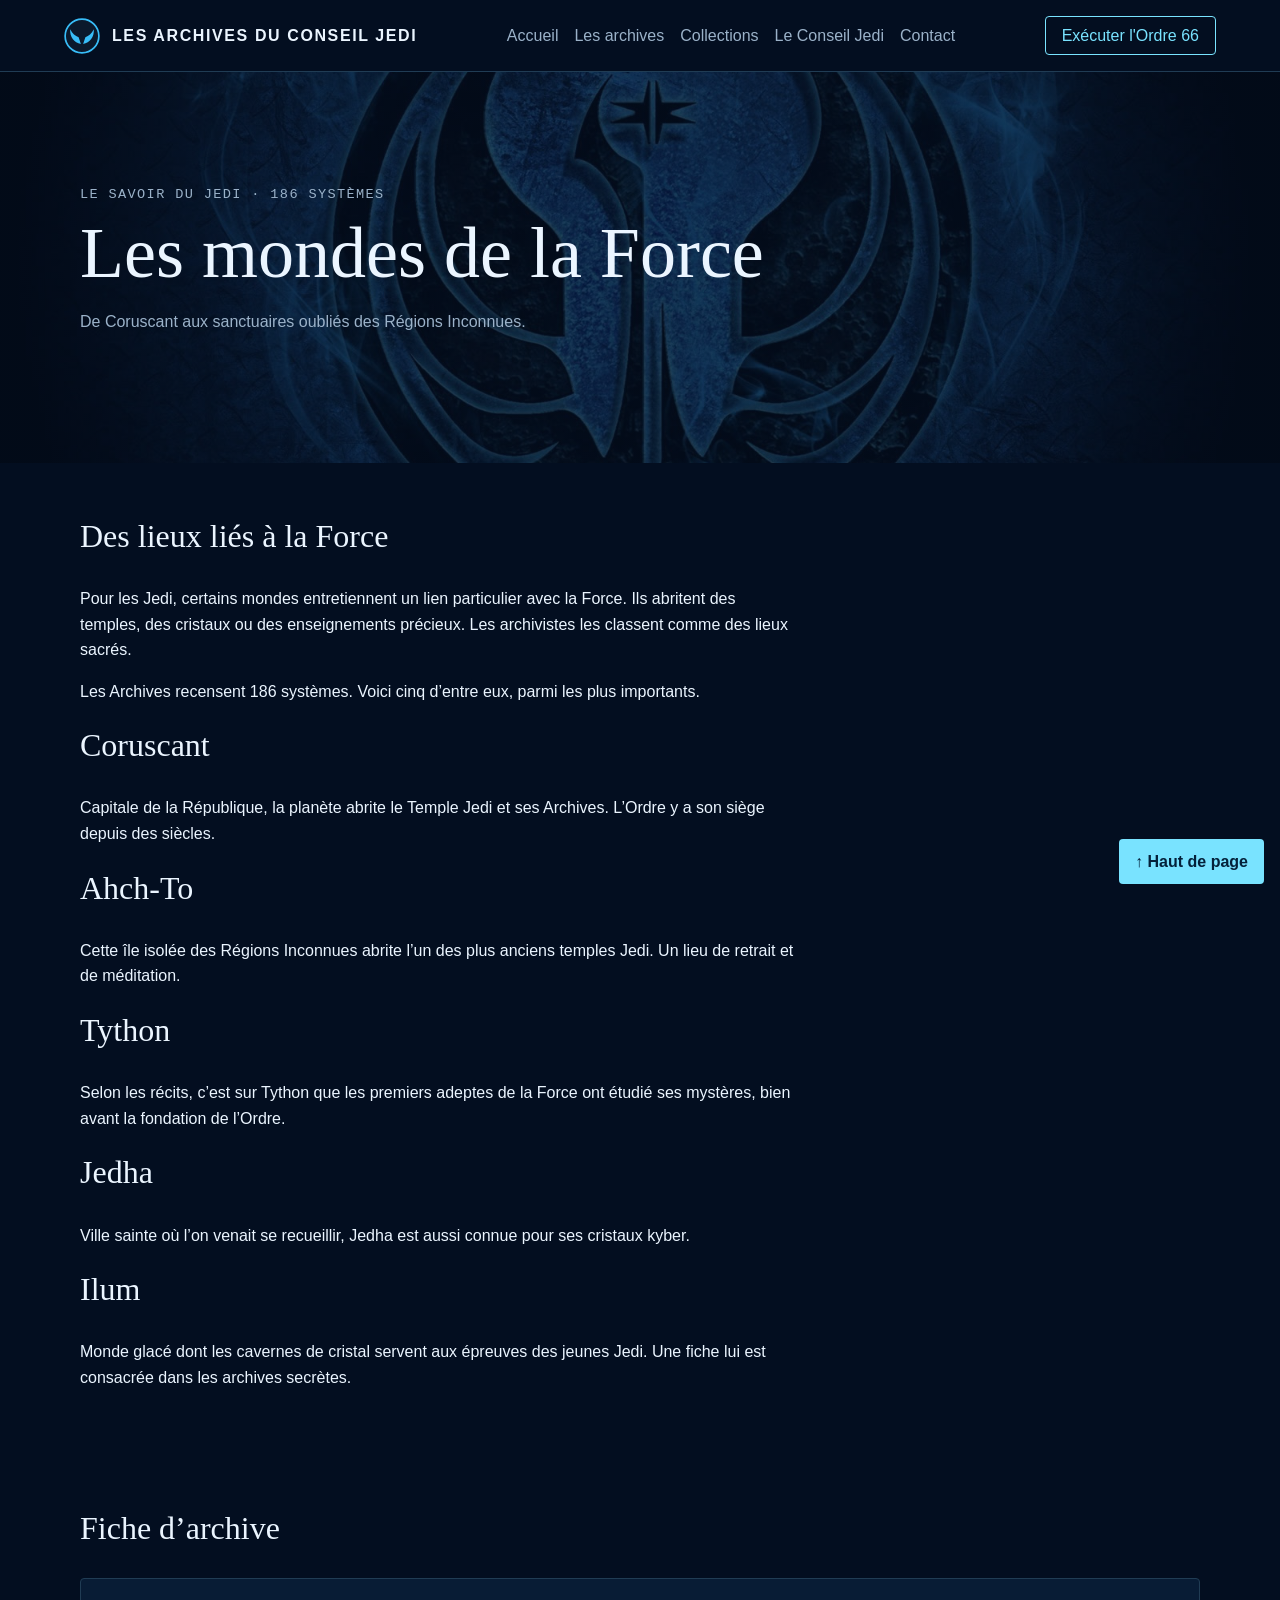
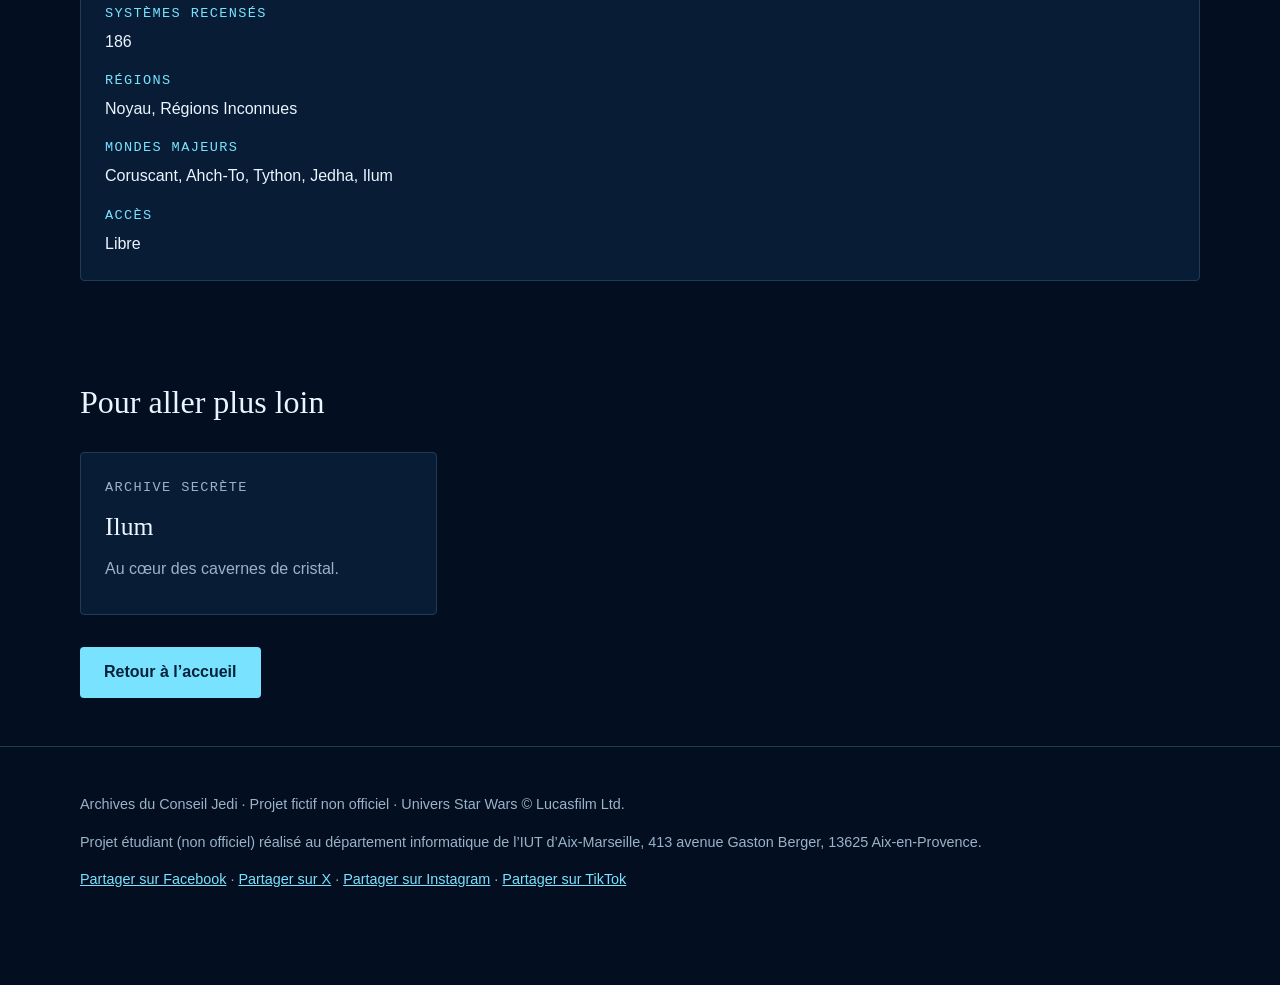
<file: savoir-mondes.html>
<!DOCTYPE html>
<html lang="fr">
<head>
  <meta charset="UTF-8">
  <meta name="viewport" content="width=device-width, initial-scale=1.0">
  <meta name="description" content="Coruscant, Ahch-To, Tython, Jedha, Ilum : les mondes importants pour l’histoire de l’Ordre Jedi.">
  <title data-sith="Les mondes de l’ombre - Archives de l’Ordre Sith">Les mondes de la Force - Archives du Conseil Jedi</title>
  <link rel="icon" href="favicon.svg" type="image/svg+xml">
  <link rel="stylesheet" href="css/light-side.css" id="theme-stylesheet">
  <script src="js/switcher.js" defer></script>
</head>
<body>
  <header id="top">
    <a class="logo" href="index.html">
      <img src="favicon.svg" alt="" width="36" height="36">
      <span data-sith="LES ARCHIVES DE L’ORDRE SITH">LES ARCHIVES DU CONSEIL JEDI</span>
    </a>
    <nav aria-label="Navigation principale">
      <ul>
        <li><a href="index.html" data-sith="Accueil">Accueil</a></li>
        <li><a href="archives.html" data-sith="Les archives">Les archives</a></li>
        <li><a href="collections.html" data-sith="Reliques Sith">Collections</a></li>
        <li><a href="conseil.html" data-sith="L’Empire">Le Conseil Jedi</a></li>
        <li><a href="contact.html">Contact</a></li>
      </ul>
    </nav>
    <button type="button" id="theme-toggle">Exécuter l'Ordre 66</button>
  </header>

  <main>
    <section class="hero">
      <p class="tag" data-sith="Mondes interdits · 186 systèmes">Le savoir du Jedi · 186 systèmes</p>
      <h1 data-sith="Les mondes de l’ombre">Les mondes de la Force</h1>
      <p data-sith="De Korriban à Mustafar, pénétrez dans les sanctuaires du côté obscur.">De Coruscant aux sanctuaires oubliés des Régions Inconnues.</p>
    </section>

    <section>
      <div class="text-block">
        <h2 data-sith="Des lieux imprégnés de côté obscur">Des lieux liés à la Force</h2>
        <p data-sith="Pour les Sith, certains mondes concentrent la puissance du côté obscur. Leurs temples, leurs tombeaux et leurs cavernes sont des lieux de pouvoir.">Pour les Jedi, certains mondes entretiennent un lien particulier avec la Force. Ils abritent des temples, des cristaux ou des enseignements précieux. Les archivistes les classent comme des lieux sacrés.</p>
        <p data-sith="Les Archives impériales recensent 186 systèmes. Voici cinq d’entre eux, parmi les plus redoutés.">Les Archives recensent 186 systèmes. Voici cinq d’entre eux, parmi les plus importants.</p>
        <h2 data-sith="Coruscant">Coruscant</h2>
        <p data-sith="Devenue la capitale de l’Empire, elle abrite le palais impérial, construit sur les ruines du Temple Jedi.">Capitale de la République, la planète abrite le Temple Jedi et ses Archives. L’Ordre y a son siège depuis des siècles.</p>
        <h2 data-sith="Korriban">Ahch-To</h2>
        <p data-sith="Monde désertique où reposent les anciens Seigneurs Noirs des Sith. Sa vallée est un sanctuaire de pouvoir.">Cette île isolée des Régions Inconnues abrite l’un des plus anciens temples Jedi. Un lieu de retrait et de méditation.</p>
        <h2 data-sith="Mustafar">Tython</h2>
        <p data-sith="Monde volcanique où Dark Vador a été reforgé. Sa forteresse domine un fleuve de lave.">Selon les récits, c’est sur Tython que les premiers adeptes de la Force ont étudié ses mystères, bien avant la fondation de l’Ordre.</p>
        <h2 data-sith="Dathomir">Jedha</h2>
        <p data-sith="Monde de sorcières, lié à la magie noire et à Dark Maul.">Ville sainte où l’on venait se recueillir, Jedha est aussi connue pour ses cristaux kyber.</p>
        <h2 data-sith="Exegol">Ilum</h2>
        <p data-sith="Monde caché dans les Régions Inconnues, où l’Empereur a préparé son retour.">Monde glacé dont les cavernes de cristal servent aux épreuves des jeunes Jedi. Une fiche lui est consacrée dans les archives secrètes.</p>
      </div>
    </section>

    <section>
      <h2>Fiche d’archive</h2>
      <dl class="record">
        <dt data-sith="Systèmes recensés">Systèmes recensés</dt>
        <dd data-sith="186">186</dd>
        <dt data-sith="Régions">Régions</dt>
        <dd data-sith="Noyau, Bordure Extérieure, Régions Inconnues">Noyau, Régions Inconnues</dd>
        <dt data-sith="Mondes majeurs">Mondes majeurs</dt>
        <dd data-sith="Coruscant, Korriban, Mustafar, Dathomir, Exegol">Coruscant, Ahch-To, Tython, Jedha, Ilum</dd>
        <dt data-sith="Accès">Accès</dt>
        <dd data-sith="Classifié">Libre</dd>
      </dl>
    </section>

    <section>
      <h2>Pour aller plus loin</h2>
      <div class="cards">
        <article class="card">
          <p class="tag" data-sith="Archive interdite">Archive secrète</p>
          <h3><a href="archive-ilum.html" data-sith="Korriban">Ilum</a></h3>
          <p data-sith="La vallée des Seigneurs Noirs.">Au cœur des cavernes de cristal.</p>
        </article>
      </div>
      <p class="back-link"><a class="button" href="index.html">Retour à l’accueil</a></p>
    </section>
  </main>

  <a class="back-to-top" href="#top">↑ Haut de page</a>

  <footer>
    <p data-sith="Archives de l’Ordre Sith · Projet fictif non officiel · Univers Star Wars © Lucasfilm Ltd.">Archives du Conseil Jedi · Projet fictif non officiel · Univers Star Wars © Lucasfilm Ltd.</p>
    <p>Projet étudiant (non officiel) réalisé au département informatique de l’IUT d’Aix-Marseille, 413 avenue Gaston Berger, 13625 Aix-en-Provence.</p>
    <p>
      <a href="https://www.facebook.com/">Partager sur Facebook</a> ·
      <a href="https://twitter.com/">Partager sur X</a> ·
      <a href="https://instagram.com/">Partager sur Instagram</a> ·
      <a href="https://tiktok.com/">Partager sur TikTok</a>
    </p>
  </footer>
</body>
</html>
</file>
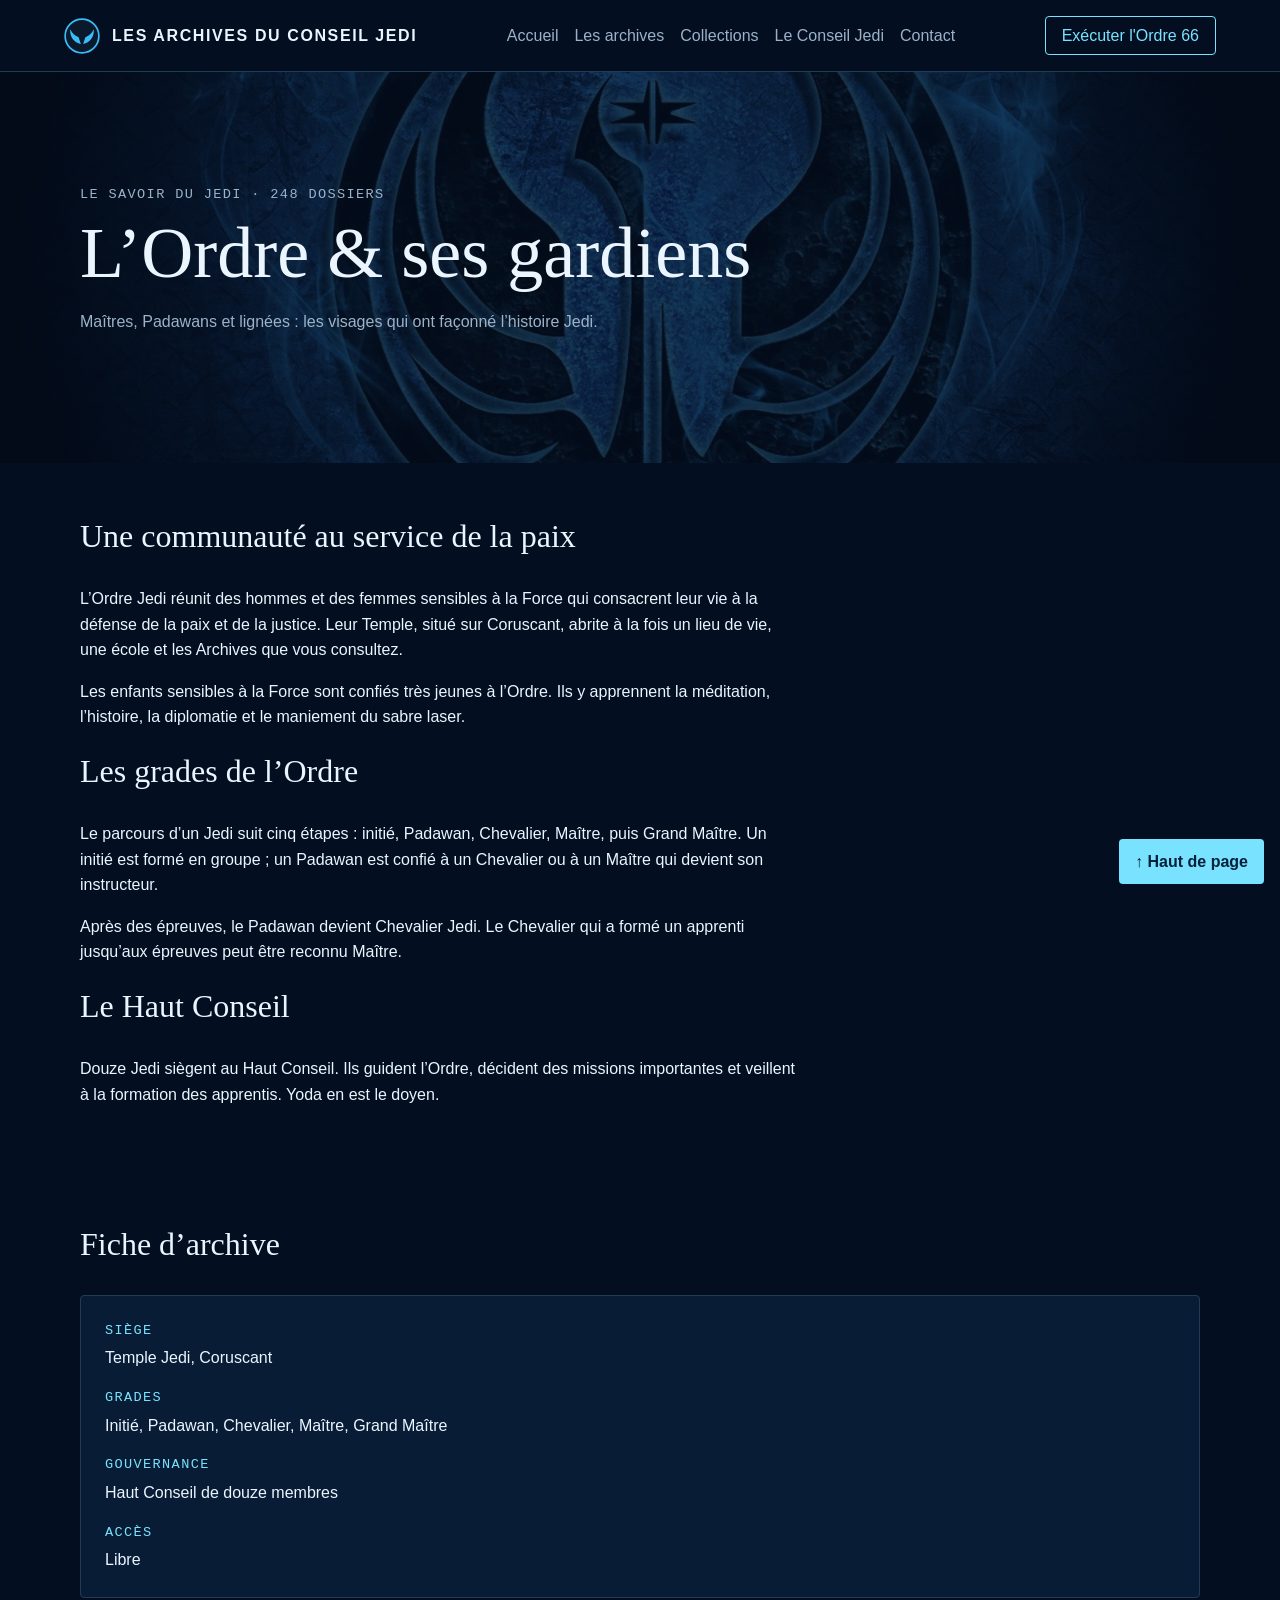
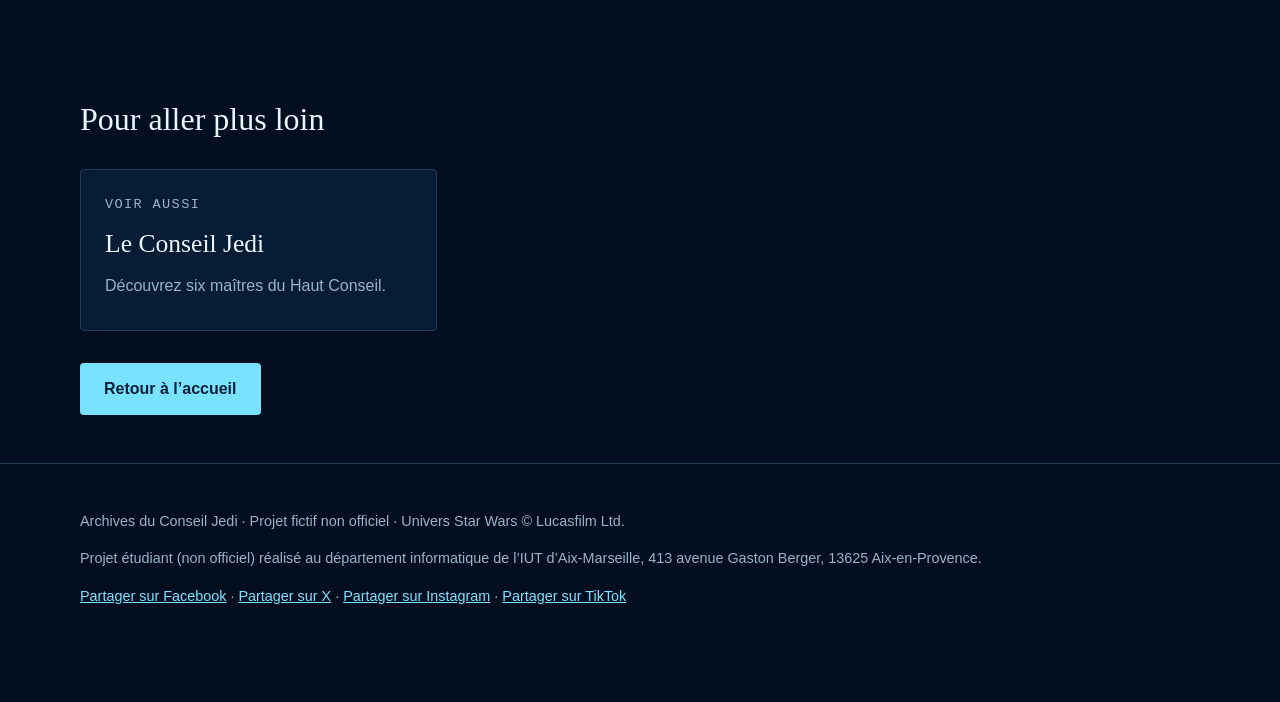
<file: savoir-ordre.html>
<!DOCTYPE html>
<html lang="fr">
<head>
  <meta charset="UTF-8">
  <meta name="viewport" content="width=device-width, initial-scale=1.0">
  <meta name="description" content="Découvrez l’organisation de l’Ordre Jedi : les grades, la formation des Padawans et le Haut Conseil du Temple de Coruscant.">
  <title data-sith="La chute des Jedi - Archives de l’Ordre Sith">L’Ordre & ses gardiens - Archives du Conseil Jedi</title>
  <link rel="icon" href="favicon.svg" type="image/svg+xml">
  <link rel="stylesheet" href="css/light-side.css" id="theme-stylesheet">
  <script src="js/switcher.js" defer></script>
</head>
<body>
  <header id="top">
    <a class="logo" href="index.html">
      <img src="favicon.svg" alt="" width="36" height="36">
      <span data-sith="LES ARCHIVES DE L’ORDRE SITH">LES ARCHIVES DU CONSEIL JEDI</span>
    </a>
    <nav aria-label="Navigation principale">
      <ul>
        <li><a href="index.html" data-sith="Accueil">Accueil</a></li>
        <li><a href="archives.html" data-sith="Les archives">Les archives</a></li>
        <li><a href="collections.html" data-sith="Reliques Sith">Collections</a></li>
        <li><a href="conseil.html" data-sith="L’Empire">Le Conseil Jedi</a></li>
        <li><a href="contact.html">Contact</a></li>
      </ul>
    </nav>
    <button type="button" id="theme-toggle">Exécuter l'Ordre 66</button>
  </header>

  <main>
    <section class="hero">
      <p class="tag" data-sith="Dossiers saisis · 248 dossiers">Le savoir du Jedi · 248 dossiers</p>
      <h1 data-sith="La chute des Jedi">L’Ordre & ses gardiens</h1>
      <p data-sith="Le Temple est tombé. Consultez les dossiers de l’Ordre déchu, saisis par l’Empire.">Maîtres, Padawans et lignées : les visages qui ont façonné l’histoire Jedi.</p>
    </section>

    <section>
      <div class="text-block">
        <h2 data-sith="Un Ordre pris au piège">Une communauté au service de la paix</h2>
        <p data-sith="Pendant des siècles, les Jedi ont veillé sur la République depuis leur Temple de Coruscant. Mais, aveuglés par leur confiance, ils n’ont pas vu le piège que Dark Sidious refermait lentement autour d’eux.">L’Ordre Jedi réunit des hommes et des femmes sensibles à la Force qui consacrent leur vie à la défense de la paix et de la justice. Leur Temple, situé sur Coruscant, abrite à la fois un lieu de vie, une école et les Archives que vous consultez.</p>
        <p data-sith="Les dossiers saisis par l’Empire racontent comment le Chancelier Palpatine a dressé la République contre ses propres défenseurs.">Les enfants sensibles à la Force sont confiés très jeunes à l’Ordre. Ils y apprennent la méditation, l’histoire, la diplomatie et le maniement du sabre laser.</p>
        <h2 data-sith="L’Ordre 66">Les grades de l’Ordre</h2>
        <p data-sith="À la fin de la guerre des Clones, l’Empereur transmet l’Ordre 66 : les soldats clones se retournent contre leurs généraux Jedi à travers toute la galaxie.">Le parcours d’un Jedi suit cinq étapes : initié, Padawan, Chevalier, Maître, puis Grand Maître. Un initié est formé en groupe ; un Padawan est confié à un Chevalier ou à un Maître qui devient son instructeur.</p>
        <p data-sith="Le Temple de Coruscant est pris d’assaut par Dark Vador et la 501e légion. Ses archives passent sous contrôle impérial.">Après des épreuves, le Padawan devient Chevalier Jedi. Le Chevalier qui a formé un apprenti jusqu’aux épreuves peut être reconnu Maître.</p>
        <h2 data-sith="Les survivants">Le Haut Conseil</h2>
        <p data-sith="Quelques Jedi échappent à la purge et se cachent aux confins de la galaxie. L’Empire les traque : chaque nom figure dans les dossiers du Grand Inquisiteur.">Douze Jedi siègent au Haut Conseil. Ils guident l’Ordre, décident des missions importantes et veillent à la formation des apprentis. Yoda en est le doyen.</p>
      </div>
    </section>

    <section>
      <h2>Fiche d’archive</h2>
      <dl class="record">
        <dt data-sith="Siège">Siège</dt>
        <dd data-sith="Palais impérial, Coruscant">Temple Jedi, Coruscant</dd>
        <dt data-sith="Événement">Grades</dt>
        <dd data-sith="Ordre 66">Initié, Padawan, Chevalier, Maître, Grand Maître</dd>
        <dt data-sith="Responsable">Gouvernance</dt>
        <dd data-sith="Dark Sidious">Haut Conseil de douze membres</dd>
        <dt data-sith="Accès">Accès</dt>
        <dd data-sith="Classifié">Libre</dd>
      </dl>
    </section>

    <section>
      <h2>Pour aller plus loin</h2>
      <div class="cards">
        <article class="card">
          <p class="tag" data-sith="Voir aussi">Voir aussi</p>
          <h3><a href="conseil.html" data-sith="L’Empire">Le Conseil Jedi</a></h3>
          <p data-sith="Découvrez six maîtres de l’ombre.">Découvrez six maîtres du Haut Conseil.</p>
        </article>
      </div>
      <p class="back-link"><a class="button" href="index.html">Retour à l’accueil</a></p>
    </section>
  </main>

  <a class="back-to-top" href="#top">↑ Haut de page</a>

  <footer>
    <p data-sith="Archives de l’Ordre Sith · Projet fictif non officiel · Univers Star Wars © Lucasfilm Ltd.">Archives du Conseil Jedi · Projet fictif non officiel · Univers Star Wars © Lucasfilm Ltd.</p>
    <p>Projet étudiant (non officiel) réalisé au département informatique de l’IUT d’Aix-Marseille, 413 avenue Gaston Berger, 13625 Aix-en-Provence.</p>
    <p>
      <a href="https://www.facebook.com/">Partager sur Facebook</a> ·
      <a href="https://twitter.com/">Partager sur X</a> ·
      <a href="https://instagram.com/">Partager sur Instagram</a> ·
      <a href="https://tiktok.com/">Partager sur TikTok</a>
    </p>
  </footer>
</body>
</html>
</file>
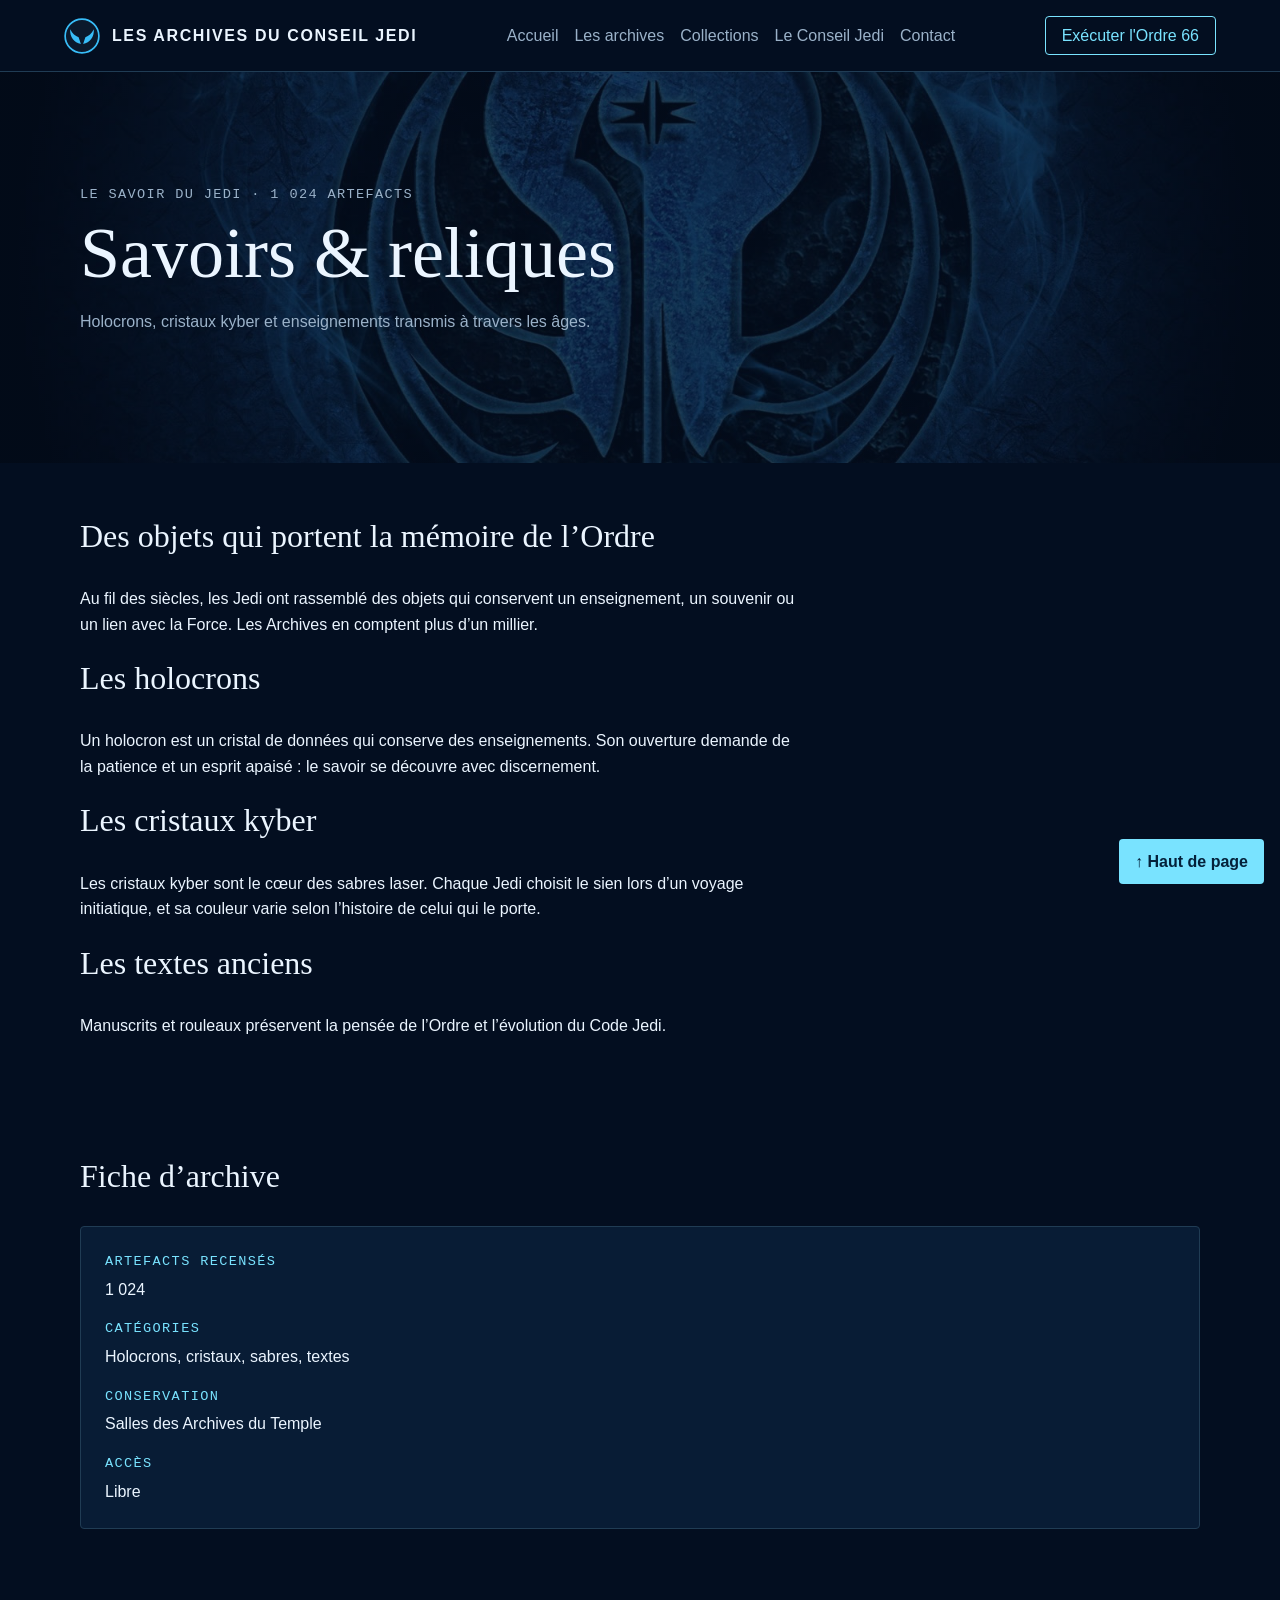
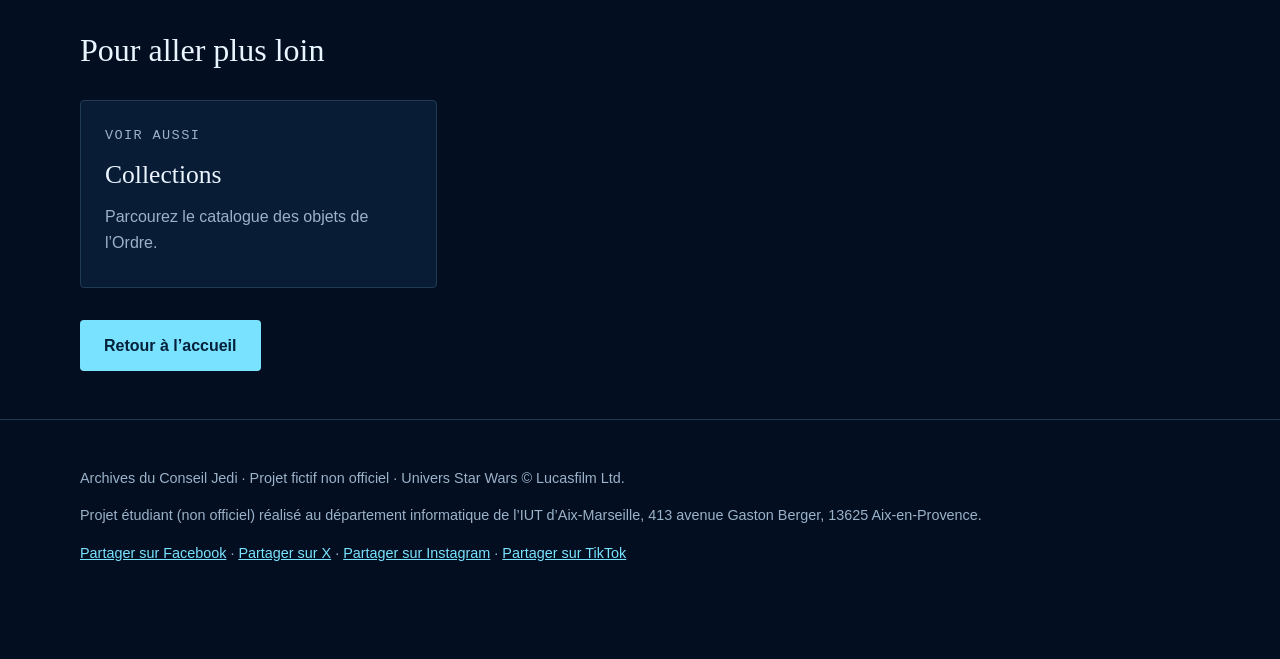
<file: savoir-reliques.html>
<!DOCTYPE html>
<html lang="fr">
<head>
  <meta charset="UTF-8">
  <meta name="viewport" content="width=device-width, initial-scale=1.0">
  <meta name="description" content="Holocrons, cristaux kyber, sabres et textes anciens : les objets qui conservent le savoir de l’Ordre Jedi.">
  <title data-sith="Savoirs & reliques - Archives de l’Ordre Sith">Savoirs & reliques - Archives du Conseil Jedi</title>
  <link rel="icon" href="favicon.svg" type="image/svg+xml">
  <link rel="stylesheet" href="css/light-side.css" id="theme-stylesheet">
  <script src="js/switcher.js" defer></script>
</head>
<body>
  <header id="top">
    <a class="logo" href="index.html">
      <img src="favicon.svg" alt="" width="36" height="36">
      <span data-sith="LES ARCHIVES DE L’ORDRE SITH">LES ARCHIVES DU CONSEIL JEDI</span>
    </a>
    <nav aria-label="Navigation principale">
      <ul>
        <li><a href="index.html" data-sith="Accueil">Accueil</a></li>
        <li><a href="archives.html" data-sith="Les archives">Les archives</a></li>
        <li><a href="collections.html" data-sith="Reliques Sith">Collections</a></li>
        <li><a href="conseil.html" data-sith="L’Empire">Le Conseil Jedi</a></li>
        <li><a href="contact.html">Contact</a></li>
      </ul>
    </nav>
    <button type="button" id="theme-toggle">Exécuter l'Ordre 66</button>
  </header>

  <main>
    <section class="hero">
      <p class="tag" data-sith="Reliques Sith · 1 024 artefacts">Le savoir du Jedi · 1 024 artefacts</p>
      <h1 data-sith="Savoirs & reliques">Savoirs & reliques</h1>
      <p data-sith="Holocrons interdits, cristaux saignés et rituels oubliés : l’héritage des Sith.">Holocrons, cristaux kyber et enseignements transmis à travers les âges.</p>
    </section>

    <section>
      <div class="text-block">
        <h2 data-sith="Des objets chargés de ténèbres">Des objets qui portent la mémoire de l’Ordre</h2>
        <p data-sith="Les Sith ont rassemblé pendant des millénaires des objets imprégnés du côté obscur. Les Archives impériales en comptent plus d’un millier.">Au fil des siècles, les Jedi ont rassemblé des objets qui conservent un enseignement, un souvenir ou un lien avec la Force. Les Archives en comptent plus d’un millier.</p>
        <h2 data-sith="Les holocrons Sith">Les holocrons</h2>
        <p data-sith="Un holocron Sith conserve les enseignements d’un Seigneur Noir. Il ne s’ouvre que pour un esprit prêt à payer le prix de ce savoir.">Un holocron est un cristal de données qui conserve des enseignements. Son ouverture demande de la patience et un esprit apaisé : le savoir se découvre avec discernement.</p>
        <h2 data-sith="Les cristaux saignés">Les cristaux kyber</h2>
        <p data-sith="Un cristal kyber peut être « saigné » par la douleur et la colère de son porteur : il devient alors rouge. C’est ce qui donne aux sabres Sith leur lueur.">Les cristaux kyber sont le cœur des sabres laser. Chaque Jedi choisit le sien lors d’un voyage initiatique, et sa couleur varie selon l’histoire de celui qui le porte.</p>
        <h2 data-sith="Les textes interdits">Les textes anciens</h2>
        <p data-sith="Manuscrits, grimoires et rouleaux conservent la pensée des Sith et les rituels que l’Ordre Jedi avait bannis.">Manuscrits et rouleaux préservent la pensée de l’Ordre et l’évolution du Code Jedi.</p>
      </div>
    </section>

    <section>
      <h2>Fiche d’archive</h2>
      <dl class="record">
        <dt data-sith="Artefacts recensés">Artefacts recensés</dt>
        <dd data-sith="1 024">1 024</dd>
        <dt data-sith="Catégories">Catégories</dt>
        <dd data-sith="Holocrons, cristaux saignés, sabres, grimoires">Holocrons, cristaux, sabres, textes</dd>
        <dt data-sith="Conservation">Conservation</dt>
        <dd data-sith="Chambres scellées du palais impérial">Salles des Archives du Temple</dd>
        <dt data-sith="Accès">Accès</dt>
        <dd data-sith="Classifié">Libre</dd>
      </dl>
    </section>

    <section>
      <h2>Pour aller plus loin</h2>
      <div class="cards">
        <article class="card">
          <p class="tag" data-sith="Voir aussi">Voir aussi</p>
          <h3><a href="collections.html" data-sith="Reliques Sith">Collections</a></h3>
          <p data-sith="Parcourez le catalogue des reliques de l’Ordre Sith.">Parcourez le catalogue des objets de l’Ordre.</p>
        </article>
      </div>
      <p class="back-link"><a class="button" href="index.html">Retour à l’accueil</a></p>
    </section>
  </main>

  <a class="back-to-top" href="#top">↑ Haut de page</a>

  <footer>
    <p data-sith="Archives de l’Ordre Sith · Projet fictif non officiel · Univers Star Wars © Lucasfilm Ltd.">Archives du Conseil Jedi · Projet fictif non officiel · Univers Star Wars © Lucasfilm Ltd.</p>
    <p>Projet étudiant (non officiel) réalisé au département informatique de l’IUT d’Aix-Marseille, 413 avenue Gaston Berger, 13625 Aix-en-Provence.</p>
    <p>
      <a href="https://www.facebook.com/">Partager sur Facebook</a> ·
      <a href="https://twitter.com/">Partager sur X</a> ·
      <a href="https://instagram.com/">Partager sur Instagram</a> ·
      <a href="https://tiktok.com/">Partager sur TikTok</a>
    </p>
  </footer>
</body>
</html>
</file>
<file: css/light-side.css>
body{margin:0;font-family:Arial,sans-serif;line-height:1.6;color:#ebf5ff;background-color:#030e20}h1,h2,h3{font-family:Georgia,serif;font-weight:normal}a{color:#79e3ff}a:focus-visible,button:focus-visible{outline:3px solid #79e3ff;outline-offset:3px}header{display:flex;flex-direction:column;gap:1rem;padding:1rem;border-bottom:1px solid #203c54}.logo{display:flex;align-items:center;gap:0.75rem;font-weight:bold;letter-spacing:0.1em;color:#ebf5ff;text-decoration:none}nav ul{display:flex;flex-wrap:wrap;gap:1rem;margin:0;padding:0;list-style:none}nav a{color:#9bb2c9;text-decoration:none}nav a[aria-current="page"]{color:#79e3ff;border-bottom:2px solid #79e3ff}#theme-toggle{padding:0.6rem 1rem;font-size:1rem;color:#79e3ff;background-color:transparent;border:1px solid #79e3ff;border-radius:4px;cursor:pointer}#theme-toggle:hover{color:#04213a;background-color:#79e3ff}.hero{padding:3rem 1rem;background:linear-gradient(rgba(3,14,32,0.75),rgba(3,14,32,0.75)),url("../images/hero-jedi.jpg") center / cover}.hero h1{margin:0 0 1rem;font-size:2.5rem;line-height:1.1}.hero p{max-width:36rem;color:#9bb2c9}.button{display:inline-block;padding:0.8rem 1.5rem;font-weight:bold;color:#04213a;text-decoration:none;background-color:#79e3ff;border-radius:4px}.button:hover{background-color:#ebf5ff}main section{padding:2rem 1rem}main h2{margin:0 0 1.5rem;font-size:2rem}.tag{margin:0 0 0.5rem;font-family:"Courier New",monospace;font-size:0.85rem;letter-spacing:0.1em;color:#79e3ff;text-transform:uppercase}.cards{display:grid;grid-template-columns:1fr;gap:1.5rem}.card{padding:1.5rem;background-color:#081c35;border:1px solid #203c54;border-radius:4px}.card img{display:block;width:100%;height:12rem;margin-bottom:1rem;object-fit:cover;border-radius:4px}.card h3{margin:0 0 0.5rem;font-size:1.6rem}.card p{margin:0 0 0.5rem;color:#9bb2c9}.callout{padding:2rem;background-color:#0a2848;border:1px solid #203c54}.list{margin:0;padding:0;list-style:none}.list li{padding:1rem 0;border-top:1px solid #203c54}.list strong{color:#79e3ff}.quote{margin:0;padding:3rem 1rem;font-family:Georgia,serif;font-size:1.6rem;text-align:center;background-color:#0a2848}footer{padding:2rem 1rem;font-size:0.9rem;color:#9bb2c9;border-top:1px solid #203c54}.card h3 a{color:#ebf5ff;text-decoration:none}.card h3 a:hover{color:#79e3ff}.text-block{max-width:45rem}.text-block p{margin:0 0 1rem}.back-link{margin:2rem 0 0}.record{margin:0;padding:1.5rem;background-color:#081c35;border:1px solid #203c54;border-radius:4px}.record dt{margin-top:1rem;font-family:"Courier New",monospace;font-size:0.85rem;letter-spacing:0.1em;color:#79e3ff;text-transform:uppercase}.record dt:first-child{margin-top:0}.record dd{margin:0.25rem 0 0}form{max-width:45rem}fieldset{margin:0 0 1.5rem;padding:1.5rem;background-color:#081c35;border:1px solid #203c54;border-radius:4px}legend{padding:0 0.5rem;font-family:"Courier New",monospace;letter-spacing:0.1em;color:#79e3ff;text-transform:uppercase}label{display:block;margin:1rem 0 0.3rem}input[type="text"],input[type="email"],select,textarea{box-sizing:border-box;width:100%;padding:0.7rem;font-family:inherit;font-size:1rem;color:#ebf5ff;background-color:#030e20;border:1px solid #203c54;border-radius:4px}input::placeholder,textarea::placeholder{color:#9bb2c9}input:focus-visible,select:focus-visible,textarea:focus-visible{outline:3px solid #79e3ff;outline-offset:3px}.consent{display:flex;gap:0.75rem;align-items:flex-start;margin:1.5rem 0 0}.consent label{margin:0}button.button{border:0;font-family:inherit;font-size:1rem;cursor:pointer}.note{margin:1.5rem 0 0;font-size:0.9rem;color:#9bb2c9}video{display:block;width:100%;max-width:60rem;height:auto;background-color:#030e20;border:1px solid #203c54;border-radius:4px}details{max-width:60rem;margin-top:1rem;padding:1rem;background-color:#081c35;border:1px solid #203c54;border-radius:4px}details p{margin:1rem 0 0}summary{color:#79e3ff;cursor:pointer}summary:focus-visible{outline:3px solid #79e3ff;outline-offset:3px}html{scroll-behavior:smooth}.back-to-top{position:fixed;right:1rem;bottom:1rem;padding:0.6rem 1rem;font-weight:bold;color:#04213a;text-decoration:none;background-color:#79e3ff;border-radius:4px}.back-to-top:hover{background-color:#ebf5ff}.back-to-top + footer{padding-bottom:5rem}@media (min-width:768px){header{flex-direction:row;flex-wrap:wrap;align-items:center;justify-content:space-between;padding:1rem 2.5rem}.hero{padding:5rem 2.5rem}main section{padding:3rem 2.5rem}.cards{grid-template-columns:1fr 1fr}footer{padding:2rem 2.5rem}}@media (min-width:1025px){header{padding:1rem 4rem}.hero{padding:7rem 5rem}.hero h1{font-size:4.5rem}main section{padding:3rem 5rem}.cards{grid-template-columns:1fr 1fr 1fr}footer{padding:2rem 5rem}}@media (prefers-reduced-motion:reduce){html{scroll-behavior:auto}}
</file>
